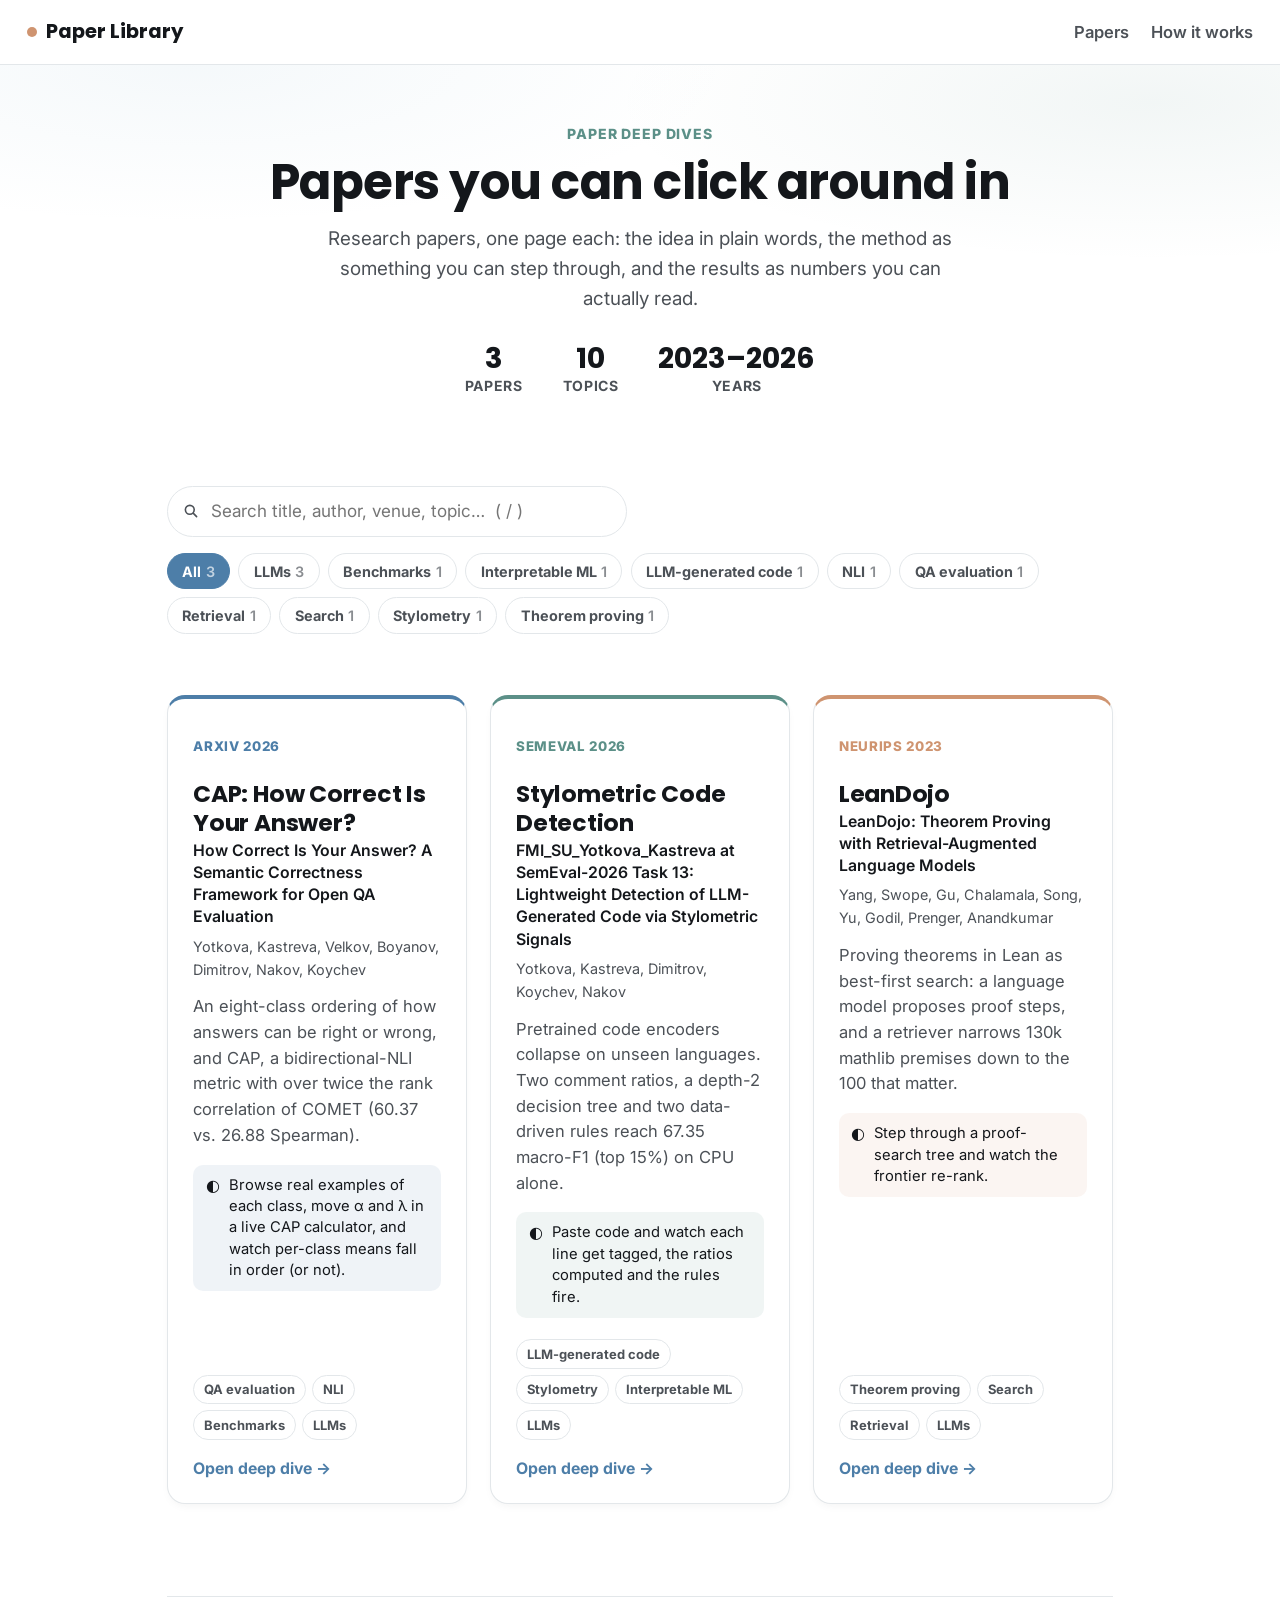
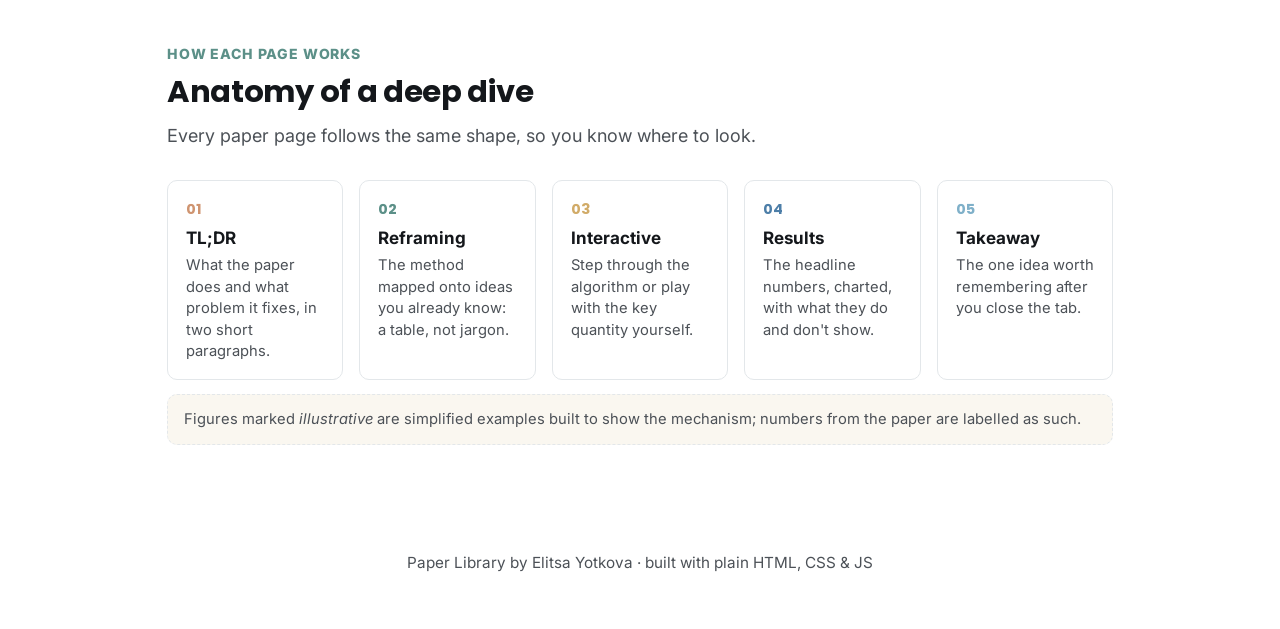
<file: index.html>
<!DOCTYPE html>
<html lang="en">
<head>
<meta charset="UTF-8">
<meta name="viewport" content="width=device-width, initial-scale=1.0">
<title>Paper Library — Elitsa Yotkova</title>
<meta name="description" content="Research papers, explained with interactive visualizations: step through the algorithm, poke at the numbers, see why it works.">
<link rel="preconnect" href="https://fonts.googleapis.com">
<link href="https://fonts.googleapis.com/css2?family=Poppins:wght@600;700;800&family=Inter:wght@400;500;600;700&display=swap" rel="stylesheet">
<link rel="stylesheet" href="style.css">
</head>
<body>

<header class="site-nav">
  <span class="brand"><span class="dot"></span> Paper Library</span>
  <nav>
    <a href="#papers">Papers</a>
    <a href="#how">How it works</a>
  </nav>
</header>

<section class="hero">
  <div class="wrap">
    <p class="eyebrow">Paper deep dives</p>
    <h1>Papers you can click around in</h1>
    <p class="lede">Research papers, one page each: the idea in plain words, the method as something you can step through, and the results as numbers you can actually read.</p>
    <div class="stats">
      <div><span class="n" id="stat-papers">–</span><span class="l">Papers</span></div>
      <div><span class="n" id="stat-topics">–</span><span class="l">Topics</span></div>
      <div><span class="n" id="stat-years">–</span><span class="l">Years</span></div>
    </div>
  </div>
</section>

<div class="wrap">

  <section class="block" id="papers" style="padding-top:1.4rem;">
    <div class="lib-controls">
      <label class="lib-search">
        <svg viewBox="0 0 20 20" fill="none" stroke="currentColor" stroke-width="2" stroke-linecap="round" aria-hidden="true"><circle cx="8.5" cy="8.5" r="5.5"/><path d="M13 13l4 4"/></svg>
        <input id="lib-search" type="search" placeholder="Search title, author, venue, topic…  ( / )" autocomplete="off" aria-label="Search papers">
      </label>
      <div class="topic-row" id="topic-row" role="group" aria-label="Filter by topic"></div>
      <p class="result-note" id="result-note" aria-live="polite"></p>
    </div>

    <div class="paper-grid" id="paper-grid"></div>
  </section>

  <section class="block" id="how">
    <p class="eyebrow">How each page works</p>
    <h2 class="section-title">Anatomy of a deep dive</h2>
    <p class="section-lede">Every paper page follows the same shape, so you know where to look.</p>
    <div class="anatomy">
      <div style="--c:var(--coral)"><b>TL;DR</b><span>What the paper does and what problem it fixes, in two short paragraphs.</span></div>
      <div style="--c:var(--teal)"><b>Reframing</b><span>The method mapped onto ideas you already know: a table, not jargon.</span></div>
      <div style="--c:var(--amber)"><b>Interactive</b><span>Step through the algorithm or play with the key quantity yourself.</span></div>
      <div style="--c:var(--indigo)"><b>Results</b><span>The headline numbers, charted, with what they do and don't show.</span></div>
      <div style="--c:var(--violet)"><b>Takeaway</b><span>The one idea worth remembering after you close the tab.</span></div>
    </div>
    <p class="caption-note">Figures marked <i>illustrative</i> are simplified examples built to show the mechanism; numbers from the paper are labelled as such.</p>
  </section>

</div>

<footer>Paper Library by Elitsa Yotkova · built with plain HTML, CSS &amp; JS</footer>

<script src="papers.js"></script>
<script src="library.js"></script>
</body>
</html>
</file>
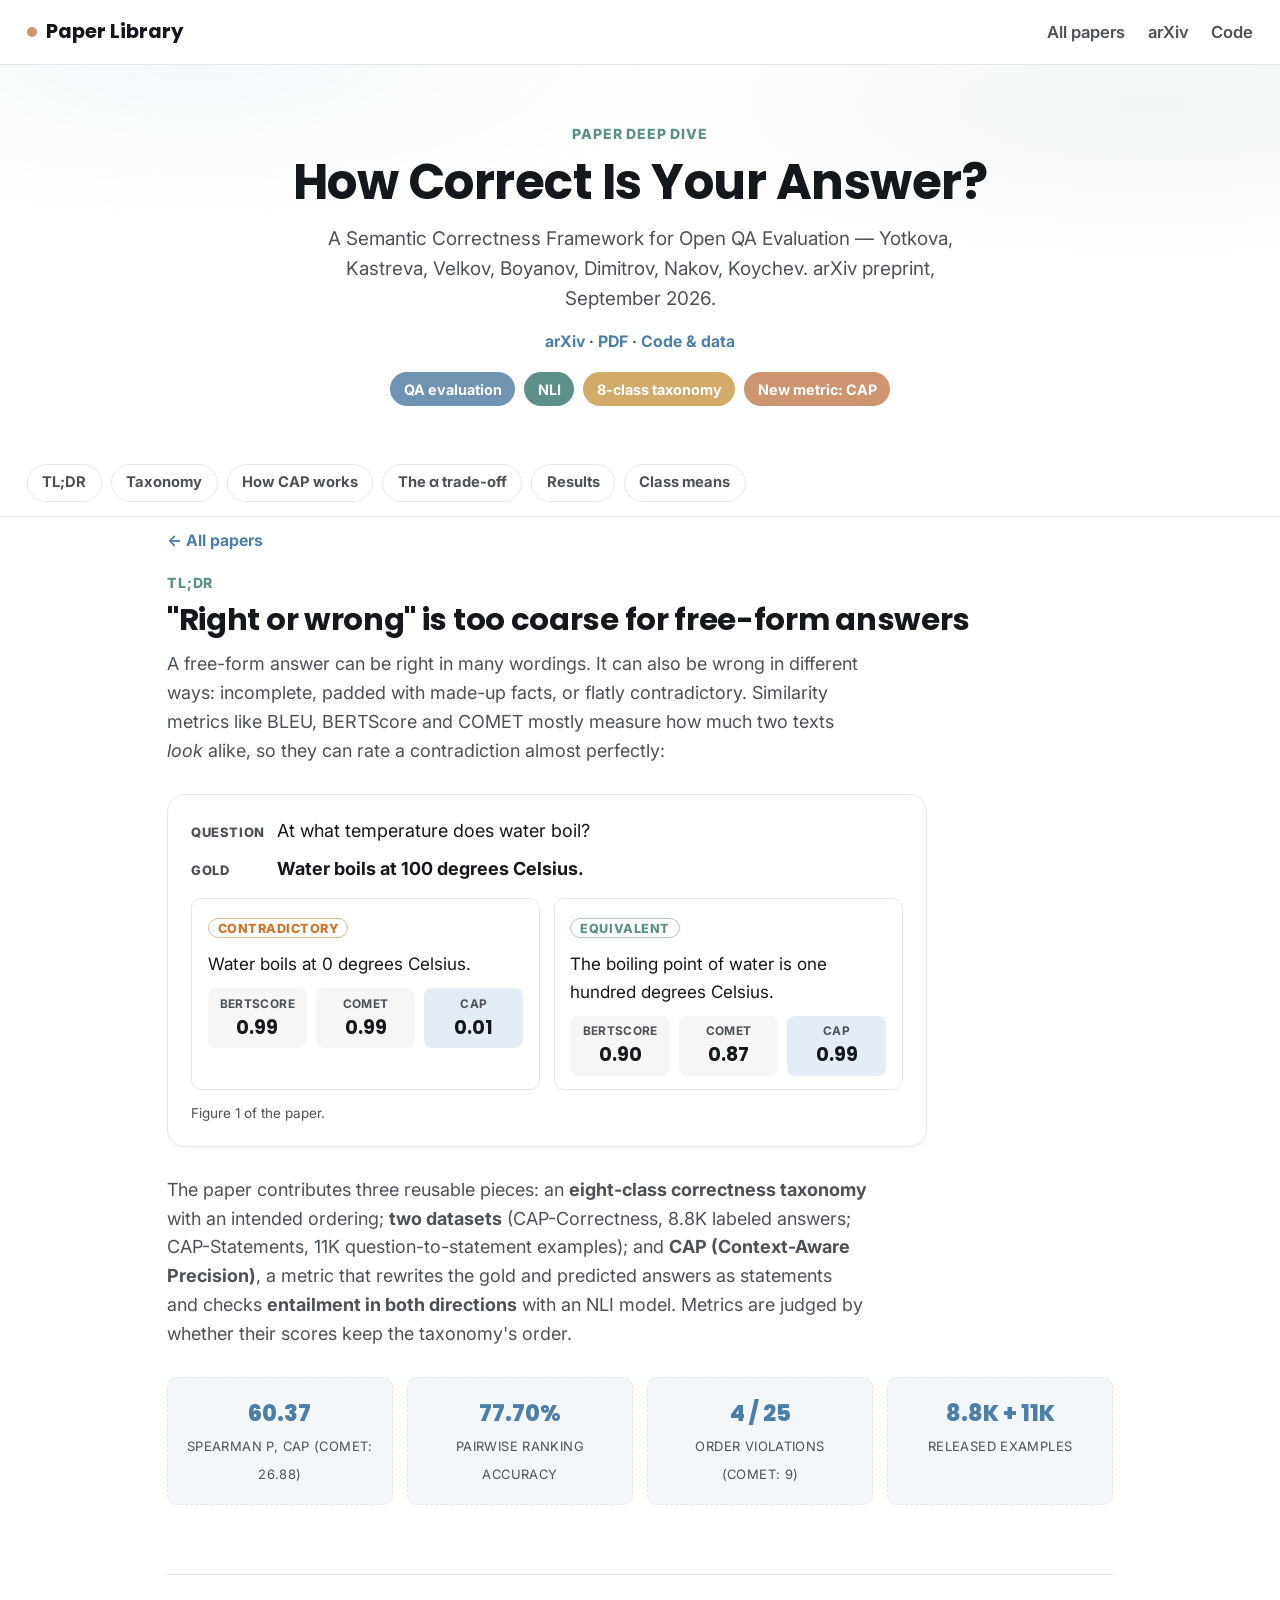
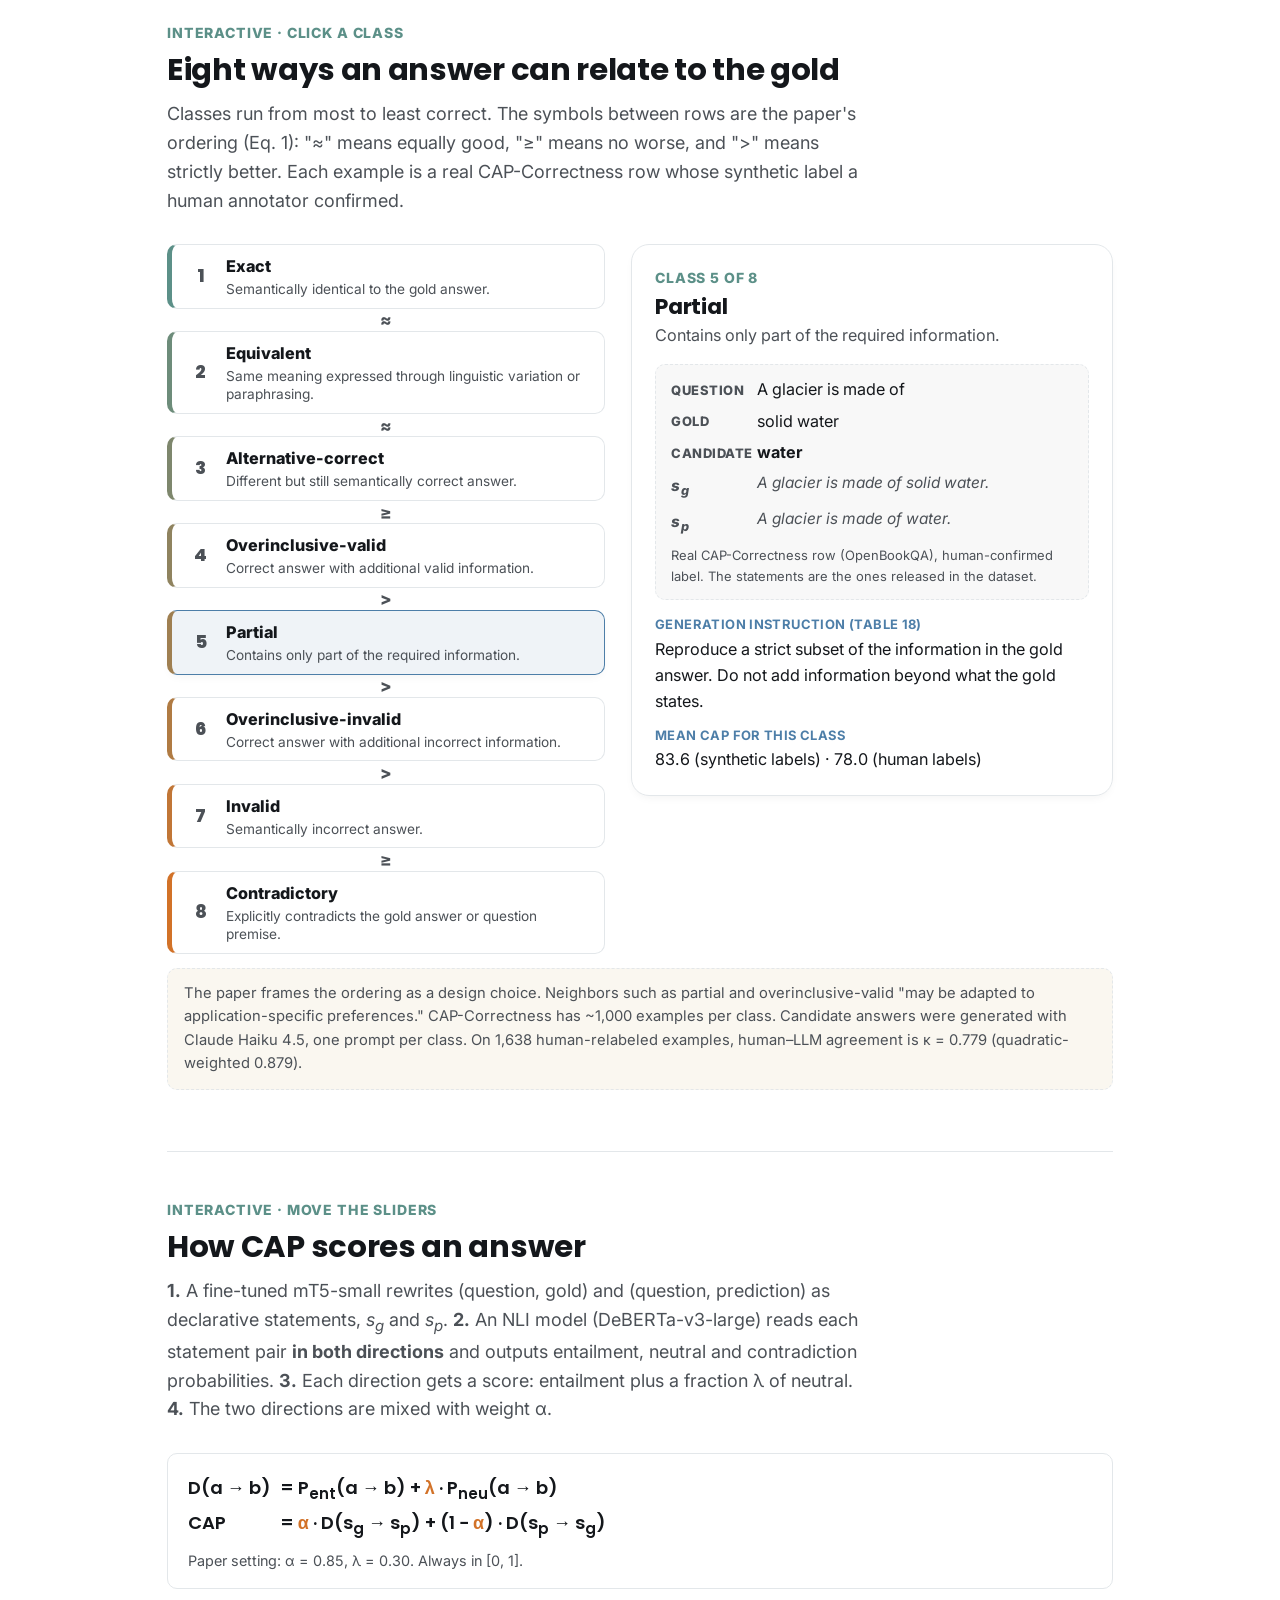
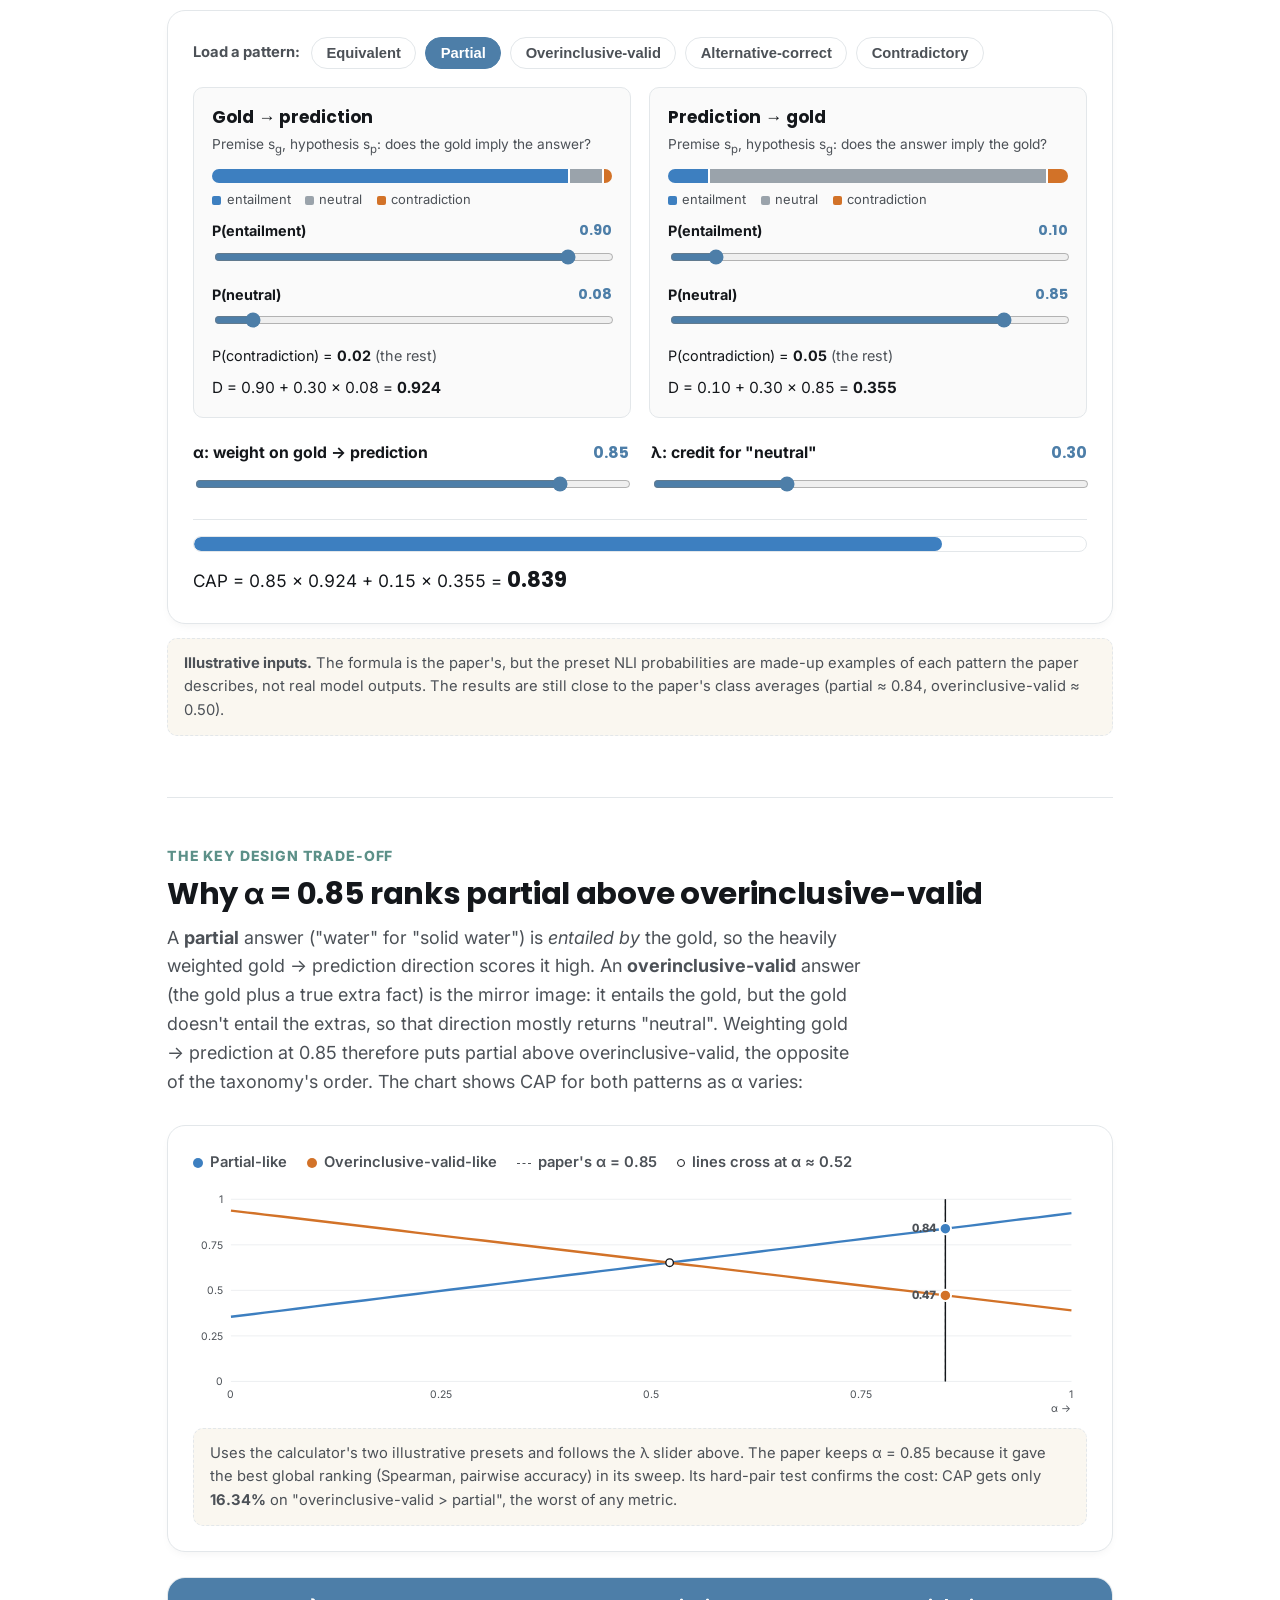
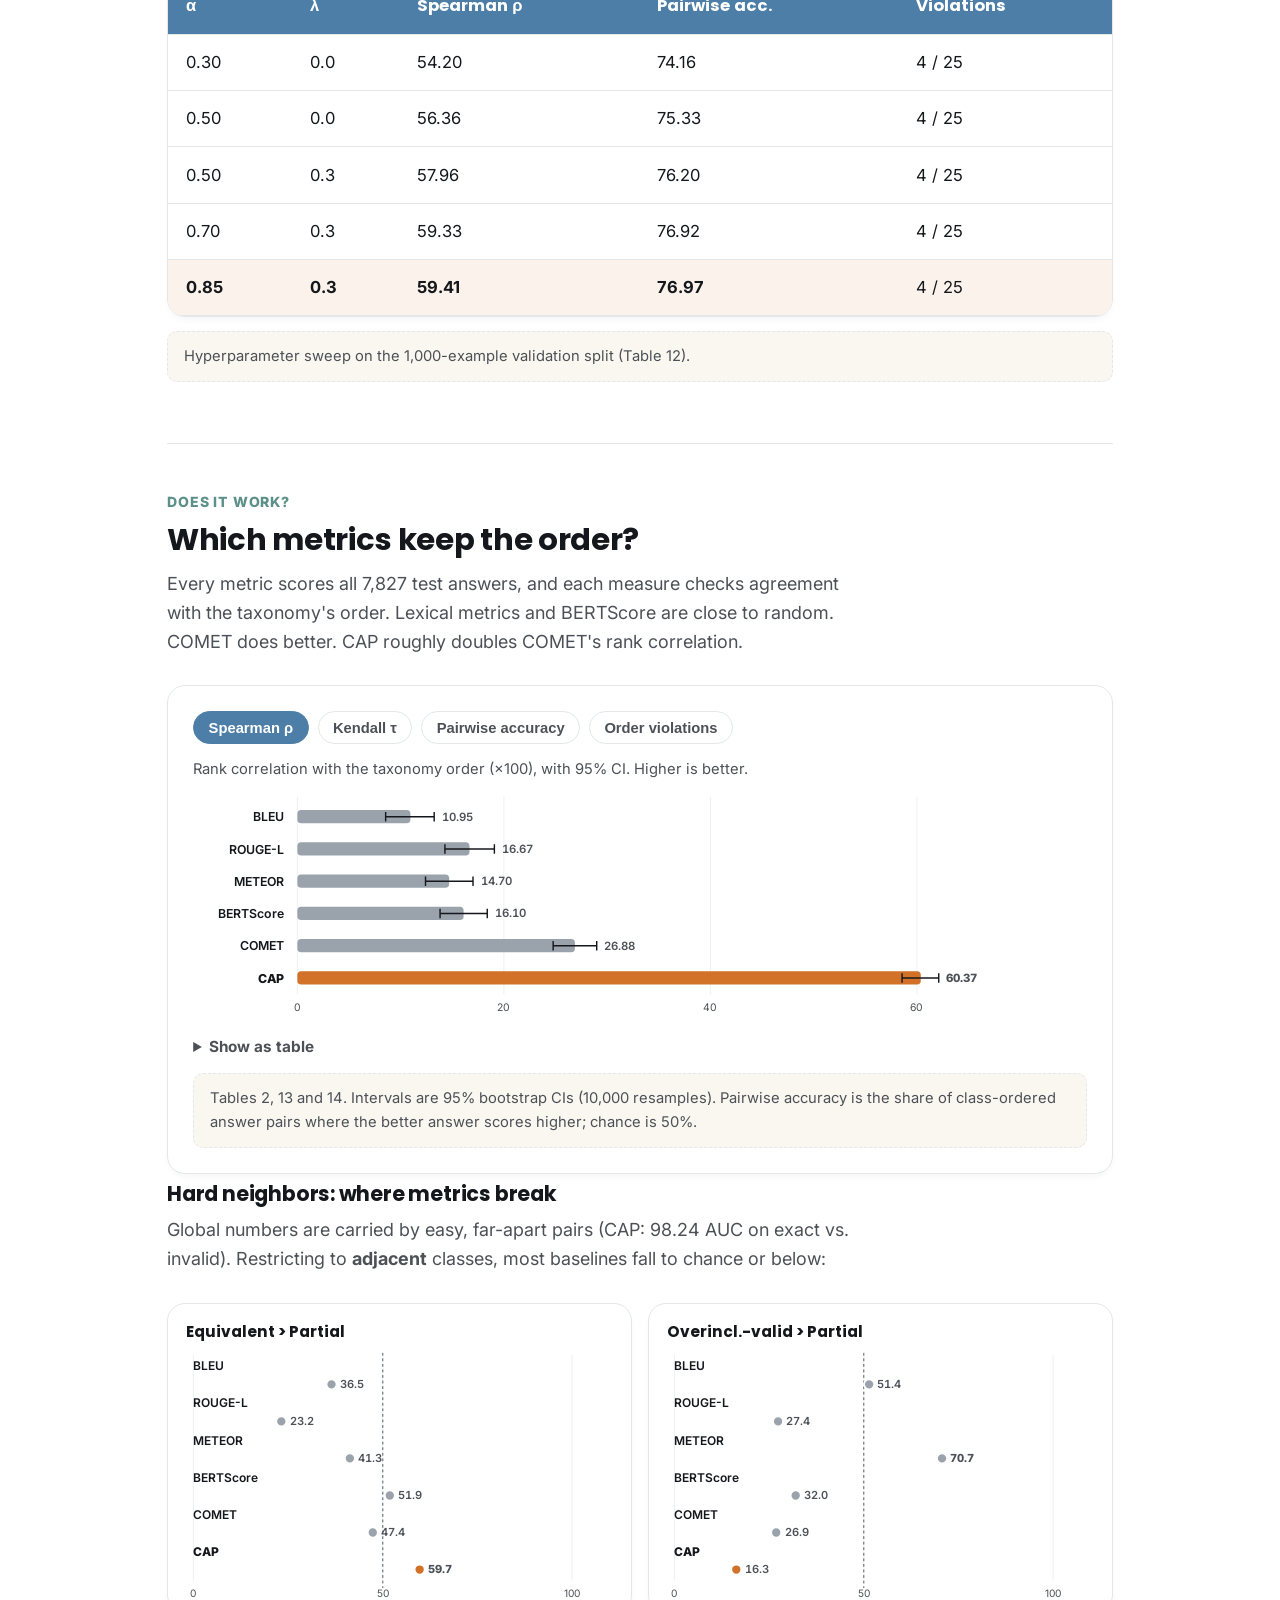
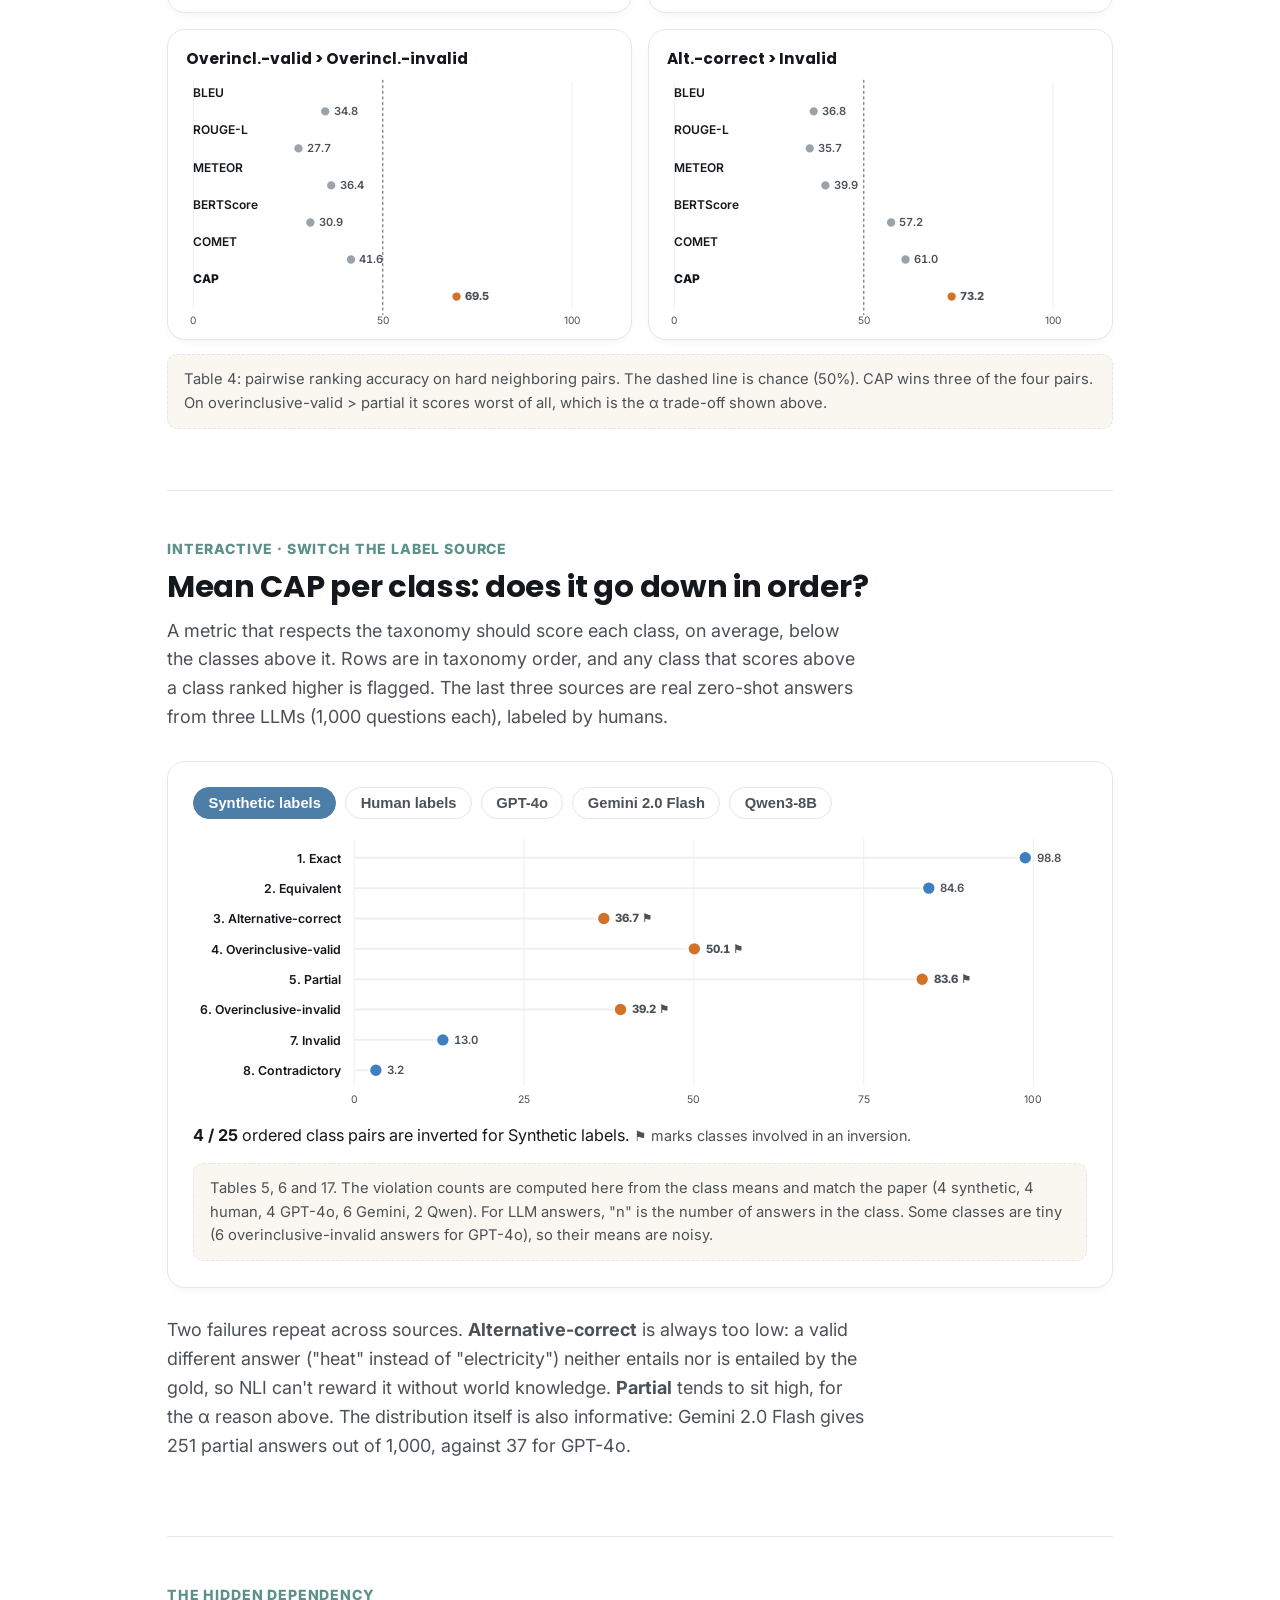
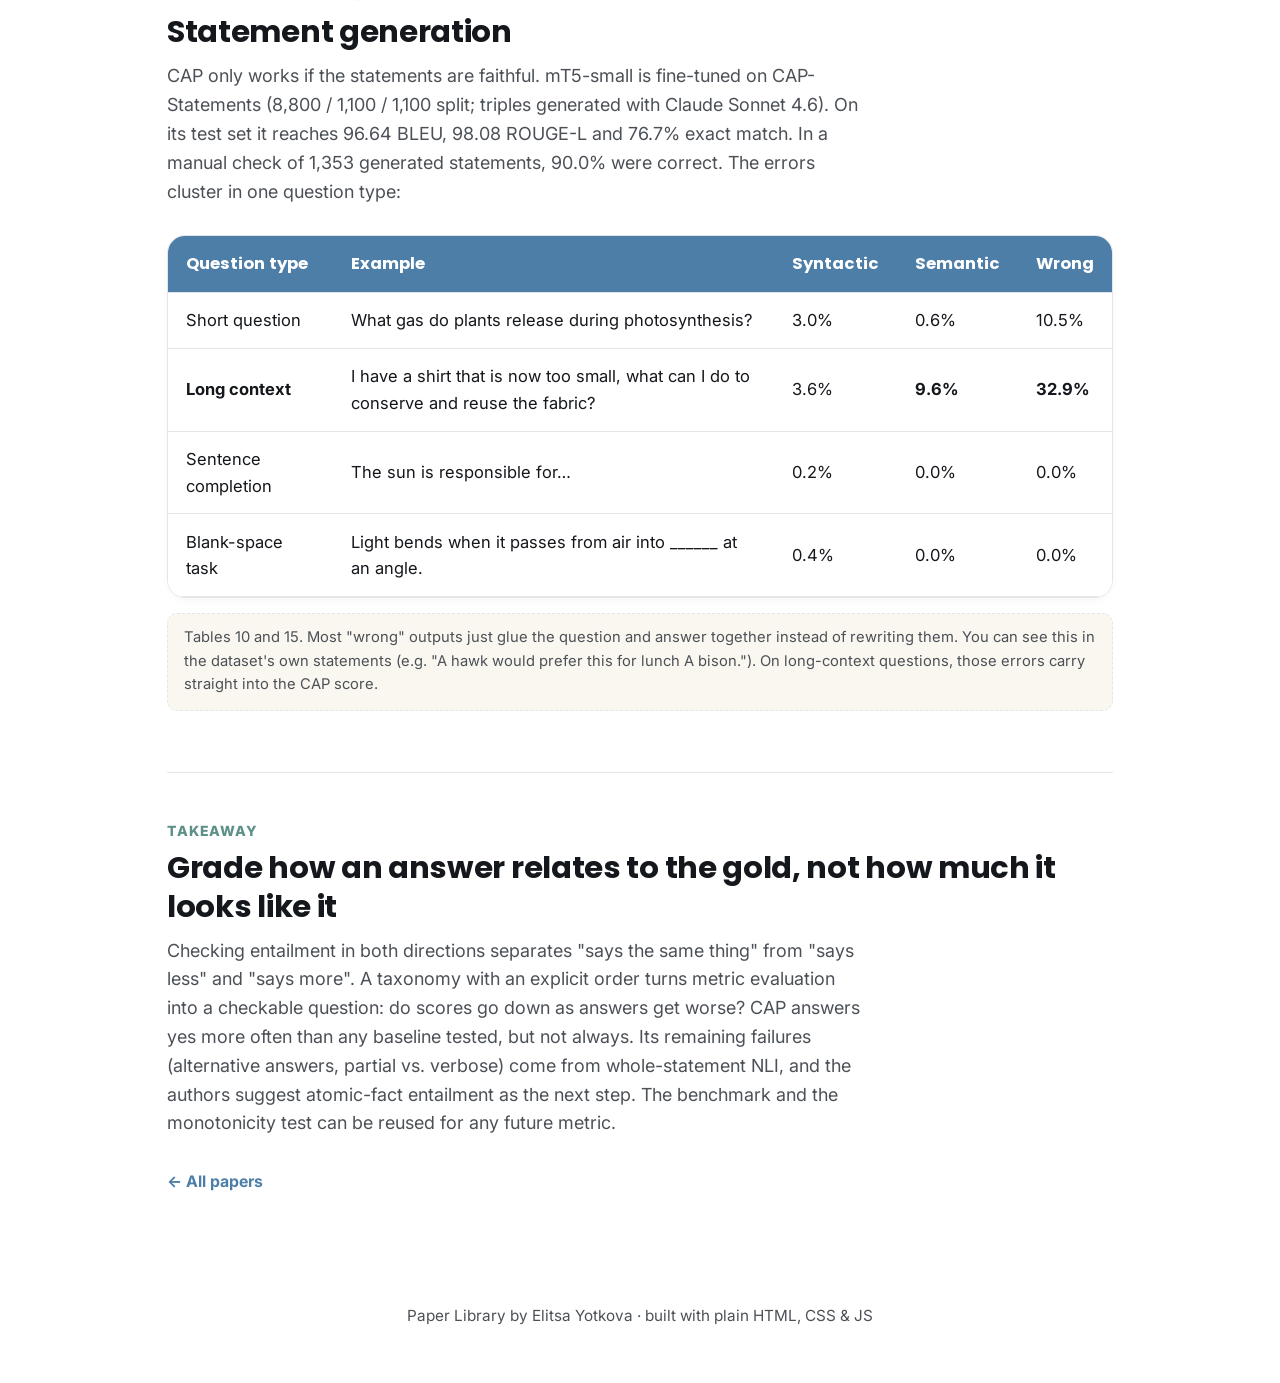
<file: papers/cap-qa-correctness.html>
<!DOCTYPE html>
<html lang="en">
<head>
<meta charset="UTF-8">
<meta name="viewport" content="width=device-width, initial-scale=1.0">
<title>CAP: Open QA Correctness — Paper Library</title>
<meta name="description" content="How Correct Is Your Answer? An eight-class correctness taxonomy for open QA and CAP, a bidirectional-NLI metric, explained with a taxonomy explorer, a live CAP calculator and the paper's results.">
<link rel="preconnect" href="https://fonts.googleapis.com">
<link href="https://fonts.googleapis.com/css2?family=Poppins:wght@600;700;800&family=Inter:wght@400;500;600;700&display=swap" rel="stylesheet">
<link rel="stylesheet" href="../style.css">
</head>
<body>

<header class="site-nav">
  <a class="brand" href="../index.html" style="text-decoration:none;"><span class="dot"></span> Paper Library</a>
  <nav>
    <a href="../index.html#papers">All papers</a>
    <a href="https://arxiv.org/abs/2609.01369">arXiv</a>
    <a href="https://github.com/ElitsaY/EMNLP-2026-How-Correct-Is-Your-Answer-">Code</a>
  </nav>
</header>

<section class="hero">
  <div class="wrap">
    <p class="eyebrow">Paper deep dive</p>
    <h1>How Correct Is Your Answer?</h1>
    <p class="lede">A Semantic Correctness Framework for Open QA Evaluation — Yotkova, Kastreva, Velkov, Boyanov, Dimitrov, Nakov, Koychev. arXiv preprint, September 2026.</p>
    <p class="paper-links"><a href="https://arxiv.org/abs/2609.01369">arXiv</a> · <a href="https://arxiv.org/pdf/2609.01369">PDF</a> · <a href="https://github.com/ElitsaY/EMNLP-2026-How-Correct-Is-Your-Answer-">Code &amp; data</a></p>
    <div class="badges">
      <span class="badge ids">QA evaluation</span>
      <span class="badge bfs">NLI</span>
      <span class="badge ucs">8-class taxonomy</span>
      <span class="badge dfs">New metric: CAP</span>
    </div>
  </div>
</section>

<nav class="toc" aria-label="On this page">
  <a href="#tldr">TL;DR</a>
  <a href="#taxonomy">Taxonomy</a>
  <a href="#cap">How CAP works</a>
  <a href="#asymmetry">The α trade-off</a>
  <a href="#results">Results</a>
  <a href="#ladder">Class means</a>
</nav>

<div class="wrap">

  <a class="back-link" href="../index.html#papers">← All papers</a>

  <!-- ===== TL;DR ===== -->
  <section class="block" id="tldr" style="padding-top:0;">
    <p class="eyebrow">TL;DR</p>
    <h2 class="section-title">"Right or wrong" is too coarse for free-form answers</h2>
    <p class="section-lede">
      A free-form answer can be right in many wordings. It can also be wrong in different ways: incomplete, padded with made-up facts, or flatly contradictory. Similarity metrics like BLEU, BERTScore and COMET mostly measure how much two texts <i>look</i> alike, so they can rate a contradiction almost perfectly:
    </p>

    <div class="cap-fig1">
      <p class="q"><span class="k">Question</span>At what temperature does water boil?</p>
      <p class="g"><span class="k">Gold</span>Water boils at 100 degrees Celsius.</p>
      <div class="cap-fig1-rows">
        <div class="ans bad">
          <span class="lab">contradictory</span>
          <p>Water boils at 0 degrees Celsius.</p>
          <dl><div><dt>BERTScore</dt><dd>0.99</dd></div><div><dt>COMET</dt><dd>0.99</dd></div><div class="cap"><dt>CAP</dt><dd>0.01</dd></div></dl>
        </div>
        <div class="ans good">
          <span class="lab">equivalent</span>
          <p>The boiling point of water is one hundred degrees Celsius.</p>
          <dl><div><dt>BERTScore</dt><dd>0.90</dd></div><div><dt>COMET</dt><dd>0.87</dd></div><div class="cap"><dt>CAP</dt><dd>0.99</dd></div></dl>
        </div>
      </div>
      <p class="src">Figure 1 of the paper.</p>
    </div>

    <p class="section-lede">
      The paper contributes three reusable pieces: an <b>eight-class correctness taxonomy</b> with an intended ordering; <b>two datasets</b> (CAP-Correctness, 8.8K labeled answers; CAP-Statements, 11K question-to-statement examples); and <b>CAP (Context-Aware Precision)</b>, a metric that rewrites the gold and predicted answers as statements and checks <b>entailment in both directions</b> with an NLI model. Metrics are judged by whether their scores keep the taxonomy's order.
    </p>

    <div class="stat-strip cd-stats">
      <div class="stat"><span class="n">60.37</span><span class="l">Spearman ρ, CAP (COMET: 26.88)</span></div>
      <div class="stat"><span class="n">77.70%</span><span class="l">Pairwise ranking accuracy</span></div>
      <div class="stat"><span class="n">4 / 25</span><span class="l">Order violations (COMET: 9)</span></div>
      <div class="stat"><span class="n">8.8K + 11K</span><span class="l">Released examples</span></div>
    </div>
  </section>

  <!-- ===== TAXONOMY ===== -->
  <section class="block" id="taxonomy">
    <p class="eyebrow">Interactive · click a class</p>
    <h2 class="section-title">Eight ways an answer can relate to the gold</h2>
    <p class="section-lede">Classes run from most to least correct. The symbols between rows are the paper's ordering (Eq. 1): "≈" means equally good, "≥" means no worse, and "&gt;" means strictly better. Each example is a real CAP-Correctness row whose synthetic label a human annotator confirmed.</p>

    <div class="cap-tax">
      <ol class="cap-ladder" id="cap-ladder" role="tablist" aria-label="Correctness classes"></ol>
      <div class="cap-tax-info" id="cap-tax-info" aria-live="polite"></div>
    </div>
    <p class="caption-note">The paper frames the ordering as a design choice. Neighbors such as partial and overinclusive-valid "may be adapted to application-specific preferences." CAP-Correctness has ~1,000 examples per class. Candidate answers were generated with Claude Haiku 4.5, one prompt per class. On 1,638 human-relabeled examples, human–LLM agreement is κ = 0.779 (quadratic-weighted 0.879).</p>
  </section>

  <!-- ===== HOW CAP WORKS ===== -->
  <section class="block" id="cap">
    <p class="eyebrow">Interactive · move the sliders</p>
    <h2 class="section-title">How CAP scores an answer</h2>
    <p class="section-lede">
      <b>1.</b> A fine-tuned mT5-small rewrites (question, gold) and (question, prediction) as declarative statements, <i>s<sub>g</sub></i> and <i>s<sub>p</sub></i>. <b>2.</b> An NLI model (DeBERTa-v3-large) reads each statement pair <b>in both directions</b> and outputs entailment, neutral and contradiction probabilities. <b>3.</b> Each direction gets a score: entailment plus a fraction λ of neutral. <b>4.</b> The two directions are mixed with weight α.
    </p>

    <div class="cap-formula" aria-label="CAP formula">
      <div><span class="lhs">D(a → b)</span> = P<sub>ent</sub>(a → b) + <b class="lam">λ</b> · P<sub>neu</sub>(a → b)</div>
      <div><span class="lhs">CAP</span> = <b class="alp">α</b> · D(s<sub>g</sub> → s<sub>p</sub>) + (1 − <b class="alp">α</b>) · D(s<sub>p</sub> → s<sub>g</sub>)</div>
      <p>Paper setting: α = 0.85, λ = 0.30. Always in [0, 1].</p>
    </div>

    <div class="playground">
      <div class="pg-controls">
        <span class="cap-ctl-label">Load a pattern:</span>
        <div class="toggle-row" id="calc-presets" style="margin:0;"></div>
      </div>

      <div class="cap-dirs">
        <div class="cap-dir" id="dir-gp"></div>
        <div class="cap-dir" id="dir-pg"></div>
      </div>

      <div class="sliders cap-hyper">
        <div class="slider-group">
          <label for="alpha">α: weight on gold → prediction <span class="val" id="alpha-val"></span></label>
          <input type="range" id="alpha" min="0" max="1" step="0.01" value="0.85">
        </div>
        <div class="slider-group">
          <label for="lambda">λ: credit for "neutral" <span class="val" id="lambda-val"></span></label>
          <input type="range" id="lambda" min="0" max="1" step="0.01" value="0.3">
        </div>
      </div>

      <div class="cap-result" id="cap-result" aria-live="polite"></div>
    </div>
    <p class="caption-note"><b>Illustrative inputs.</b> The formula is the paper's, but the preset NLI probabilities are made-up examples of each pattern the paper describes, not real model outputs. The results are still close to the paper's class averages (partial ≈ 0.84, overinclusive-valid ≈ 0.50).</p>
  </section>

  <!-- ===== ASYMMETRY ===== -->
  <section class="block" id="asymmetry">
    <p class="eyebrow">The key design trade-off</p>
    <h2 class="section-title">Why α = 0.85 ranks partial above overinclusive-valid</h2>
    <p class="section-lede">
      A <b>partial</b> answer ("water" for "solid water") is <i>entailed by</i> the gold, so the heavily weighted gold → prediction direction scores it high. An <b>overinclusive-valid</b> answer (the gold plus a true extra fact) is the mirror image: it entails the gold, but the gold doesn't entail the extras, so that direction mostly returns "neutral". Weighting gold → prediction at 0.85 therefore puts partial above overinclusive-valid, the opposite of the taxonomy's order. The chart shows CAP for both patterns as α varies:
    </p>
    <div class="sim-panel">
      <div class="viz-legend" aria-hidden="true">
        <span><i class="sw sw-val"></i>Partial-like</span>
        <span><i class="sw sw-test"></i>Overinclusive-valid-like</span>
        <span><i class="sw-dash"></i>paper's α = 0.85</span>
        <span><i class="sw-ring"></i><span id="alpha-cross"></span></span>
      </div>
      <svg id="alpha-chart" class="viz" role="img" aria-labelledby="alpha-title alpha-desc">
        <title id="alpha-title">CAP as a function of α for the two patterns</title>
        <desc id="alpha-desc">Two lines cross near α ≈ 0.5. Above the crossing, the partial pattern scores higher; at the paper's α = 0.85 partial scores about 0.84 and overinclusive-valid about 0.47.</desc>
      </svg>
      <p class="caption-note" style="margin-bottom:0;">Uses the calculator's two illustrative presets and follows the λ slider above. The paper keeps α = 0.85 because it gave the best global ranking (Spearman, pairwise accuracy) in its sweep. Its hard-pair test confirms the cost: CAP gets only <b>16.34%</b> on "overinclusive-valid &gt; partial", the worst of any metric.</p>
    </div>

    <div class="table-wrap" style="margin-top:1.4rem;">
      <table class="summary">
        <thead><tr><th>α</th><th>λ</th><th>Spearman ρ</th><th>Pairwise acc.</th><th>Violations</th></tr></thead>
        <tbody>
          <tr><td>0.30</td><td>0.0</td><td>54.20</td><td>74.16</td><td>4 / 25</td></tr>
          <tr><td>0.50</td><td>0.0</td><td>56.36</td><td>75.33</td><td>4 / 25</td></tr>
          <tr><td>0.50</td><td>0.3</td><td>57.96</td><td>76.20</td><td>4 / 25</td></tr>
          <tr><td>0.70</td><td>0.3</td><td>59.33</td><td>76.92</td><td>4 / 25</td></tr>
          <tr class="cap-best"><td><b>0.85</b></td><td><b>0.3</b></td><td><b>59.41</b></td><td><b>76.97</b></td><td>4 / 25</td></tr>
        </tbody>
      </table>
    </div>
    <p class="caption-note">Hyperparameter sweep on the 1,000-example validation split (Table 12).</p>
  </section>

  <!-- ===== RESULTS ===== -->
  <section class="block" id="results">
    <p class="eyebrow">Does it work?</p>
    <h2 class="section-title">Which metrics keep the order?</h2>
    <p class="section-lede">Every metric scores all 7,827 test answers, and each measure checks agreement with the taxonomy's order. Lexical metrics and BERTScore are close to random. COMET does better. CAP roughly doubles COMET's rank correlation.</p>

    <div class="sim-panel">
      <div class="toggle-row" id="res-measure" style="margin:0 0 0.8rem;"></div>
      <p class="cap-measure-note" id="res-note"></p>
      <svg id="res-chart" class="viz" role="img" aria-labelledby="res-title res-desc">
        <title id="res-title">Metric agreement with the taxonomy ordering</title>
        <desc id="res-desc">Spearman ρ: BLEU 10.95, ROUGE-L 16.67, METEOR 14.70, BERTScore 16.10, COMET 26.88, CAP 60.37. Pairwise accuracy: 51.57, 55.35, 53.71, 56.18, 61.10, 77.70. Violations out of 25: 14, 12, 12, 11, 9, 4.</desc>
      </svg>
      <details class="viz-table">
        <summary>Show as table</summary>
        <table class="summary">
          <thead><tr><th>Metric</th><th>Spearman ρ [95% CI]</th><th>Kendall τ [95% CI]</th><th>Pairwise acc.</th><th>Violations</th></tr></thead>
          <tbody id="res-table"></tbody>
        </table>
      </details>
      <p class="caption-note" style="margin-bottom:0;">Tables 2, 13 and 14. Intervals are 95% bootstrap CIs (10,000 resamples). Pairwise accuracy is the share of class-ordered answer pairs where the better answer scores higher; chance is 50%.</p>
    </div>

    <h3 class="cd-h3">Hard neighbors: where metrics break</h3>
    <p class="section-lede">Global numbers are carried by easy, far-apart pairs (CAP: 98.24 AUC on exact vs. invalid). Restricting to <b>adjacent</b> classes, most baselines fall to chance or below:</p>
    <div class="cap-pairs" id="pairs-grid"></div>
    <p class="caption-note">Table 4: pairwise ranking accuracy on hard neighboring pairs. The dashed line is chance (50%). CAP wins three of the four pairs. On overinclusive-valid &gt; partial it scores worst of all, which is the α trade-off shown above.</p>
  </section>

  <!-- ===== CLASS MEANS LADDER ===== -->
  <section class="block" id="ladder">
    <p class="eyebrow">Interactive · switch the label source</p>
    <h2 class="section-title">Mean CAP per class: does it go down in order?</h2>
    <p class="section-lede">A metric that respects the taxonomy should score each class, on average, below the classes above it. Rows are in taxonomy order, and any class that scores above a class ranked higher is flagged. The last three sources are real zero-shot answers from three LLMs (1,000 questions each), labeled by humans.</p>

    <div class="sim-panel">
      <div class="toggle-row" id="lad-source" style="margin:0 0 0.9rem;"></div>
      <svg id="lad-chart" class="viz" role="img" aria-labelledby="lad-title lad-desc">
        <title id="lad-title">Mean CAP score per correctness class</title>
        <desc id="lad-desc">Dot plot of mean CAP (0–100) for each of the eight classes, for the selected label source.</desc>
      </svg>
      <p class="cap-viol" id="lad-viol" aria-live="polite"></p>
      <p class="caption-note" style="margin-bottom:0;">Tables 5, 6 and 17. The violation counts are computed here from the class means and match the paper (4 synthetic, 4 human, 4 GPT-4o, 6 Gemini, 2 Qwen). For LLM answers, "n" is the number of answers in the class. Some classes are tiny (6 overinclusive-invalid answers for GPT-4o), so their means are noisy.</p>
    </div>

    <p class="section-lede" style="margin-top:1.6rem;">Two failures repeat across sources. <b>Alternative-correct</b> is always too low: a valid different answer ("heat" instead of "electricity") neither entails nor is entailed by the gold, so NLI can't reward it without world knowledge. <b>Partial</b> tends to sit high, for the α reason above. The distribution itself is also informative: Gemini 2.0 Flash gives 251 partial answers out of 1,000, against 37 for GPT-4o.</p>
  </section>

  <!-- ===== STATEMENTS ===== -->
  <section class="block" id="statements">
    <p class="eyebrow">The hidden dependency</p>
    <h2 class="section-title">Statement generation</h2>
    <p class="section-lede">CAP only works if the statements are faithful. mT5-small is fine-tuned on CAP-Statements (8,800 / 1,100 / 1,100 split; triples generated with Claude Sonnet 4.6). On its test set it reaches 96.64 BLEU, 98.08 ROUGE-L and 76.7% exact match. In a manual check of 1,353 generated statements, 90.0% were correct. The errors cluster in one question type:</p>
    <div class="table-wrap">
      <table class="summary">
        <thead><tr><th>Question type</th><th>Example</th><th>Syntactic</th><th>Semantic</th><th>Wrong</th></tr></thead>
        <tbody>
          <tr><td>Short question</td><td>What gas do plants release during photosynthesis?</td><td>3.0%</td><td>0.6%</td><td>10.5%</td></tr>
          <tr><td><b>Long context</b></td><td>I have a shirt that is now too small, what can I do to conserve and reuse the fabric?</td><td>3.6%</td><td><b>9.6%</b></td><td><b>32.9%</b></td></tr>
          <tr><td>Sentence completion</td><td>The sun is responsible for…</td><td>0.2%</td><td>0.0%</td><td>0.0%</td></tr>
          <tr><td>Blank-space task</td><td>Light bends when it passes from air into ______ at an angle.</td><td>0.4%</td><td>0.0%</td><td>0.0%</td></tr>
        </tbody>
      </table>
    </div>
    <p class="caption-note">Tables 10 and 15. Most "wrong" outputs just glue the question and answer together instead of rewriting them. You can see this in the dataset's own statements (e.g. "A hawk would prefer this for lunch A bison."). On long-context questions, those errors carry straight into the CAP score.</p>
  </section>

  <!-- ===== TAKEAWAY ===== -->
  <section class="block">
    <p class="eyebrow">Takeaway</p>
    <h2 class="section-title">Grade how an answer relates to the gold, not how much it looks like it</h2>
    <p class="section-lede">
      Checking entailment in both directions separates "says the same thing" from "says less" and "says more". A taxonomy with an explicit order turns metric evaluation into a checkable question: do scores go down as answers get worse? CAP answers yes more often than any baseline tested, but not always. Its remaining failures (alternative answers, partial vs. verbose) come from whole-statement NLI, and the authors suggest atomic-fact entailment as the next step. The benchmark and the monotonicity test can be reused for any future metric.
    </p>
    <a class="back-link" href="../index.html#papers">← All papers</a>
  </section>

</div>

<footer>Paper Library by Elitsa Yotkova · built with plain HTML, CSS &amp; JS</footer>

<script src="viz.js"></script>
<script src="cap-qa-correctness.js"></script>
</body>
</html>
</file>
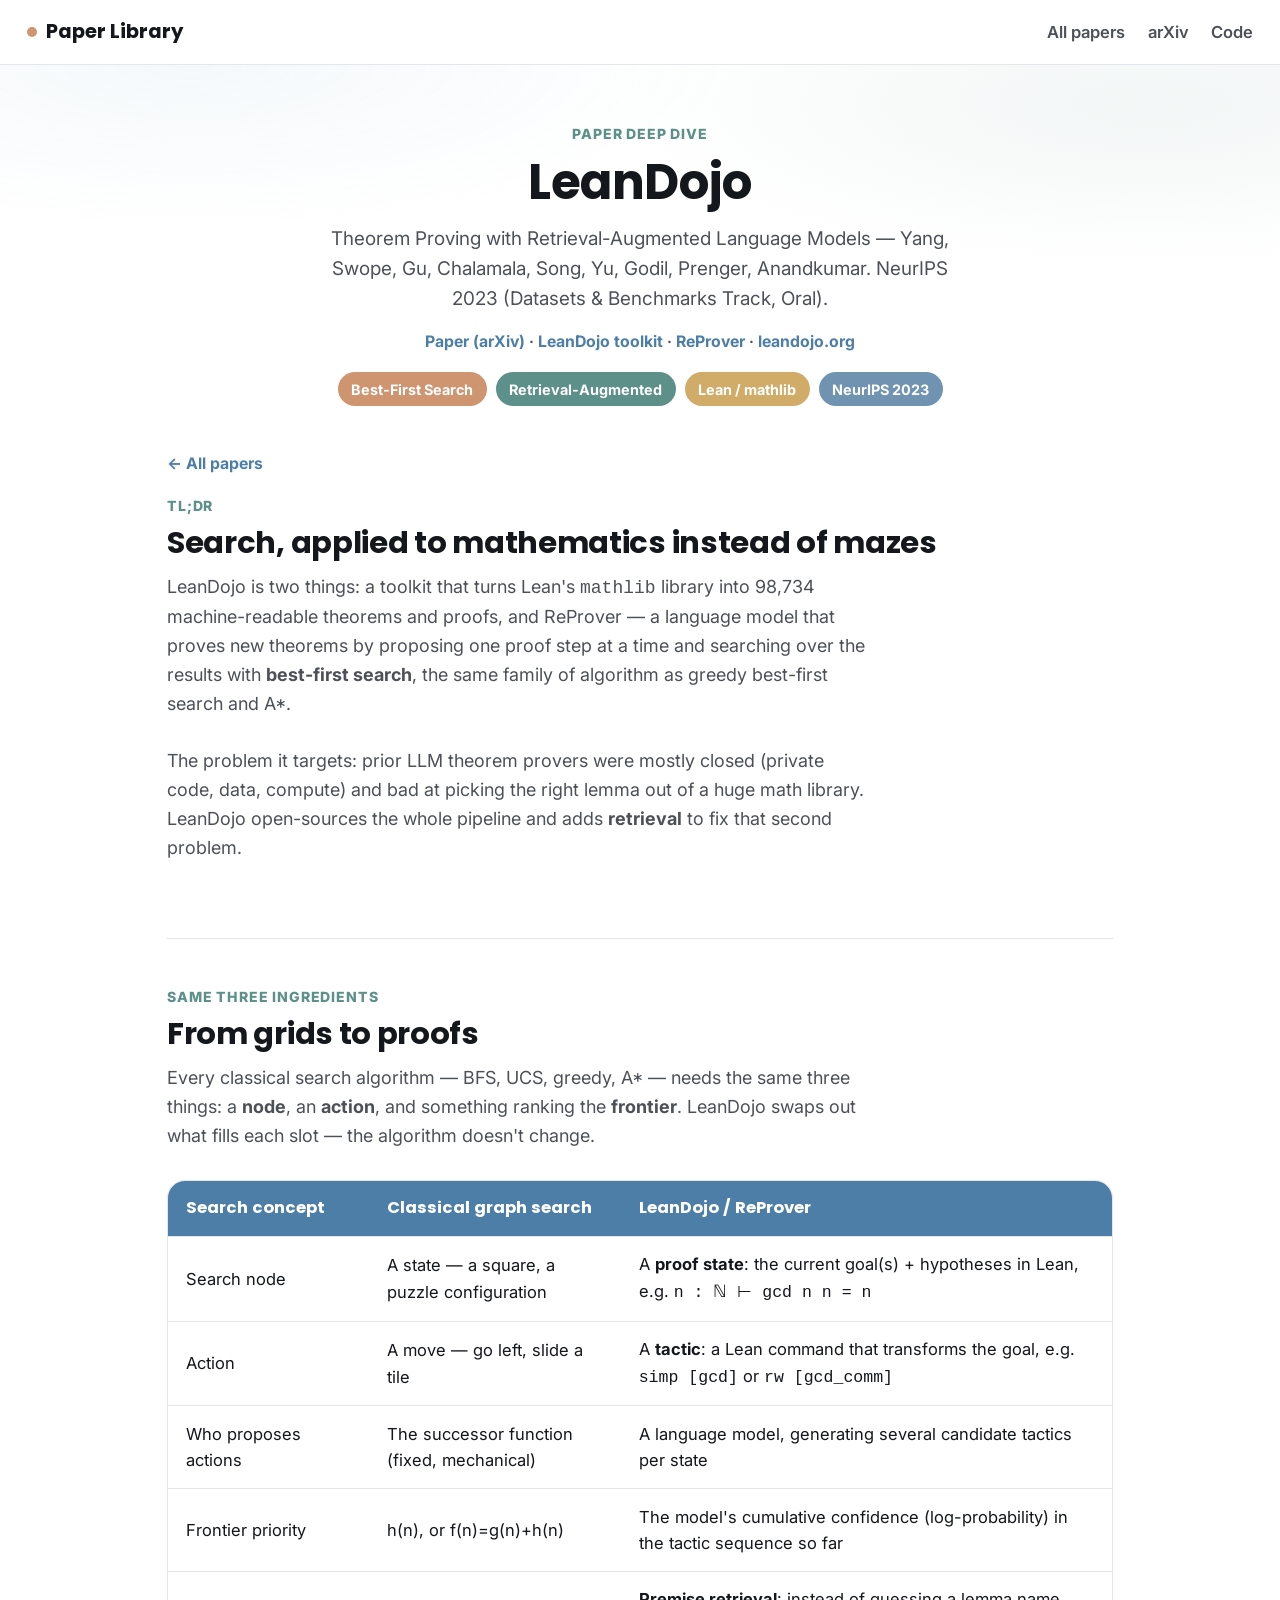
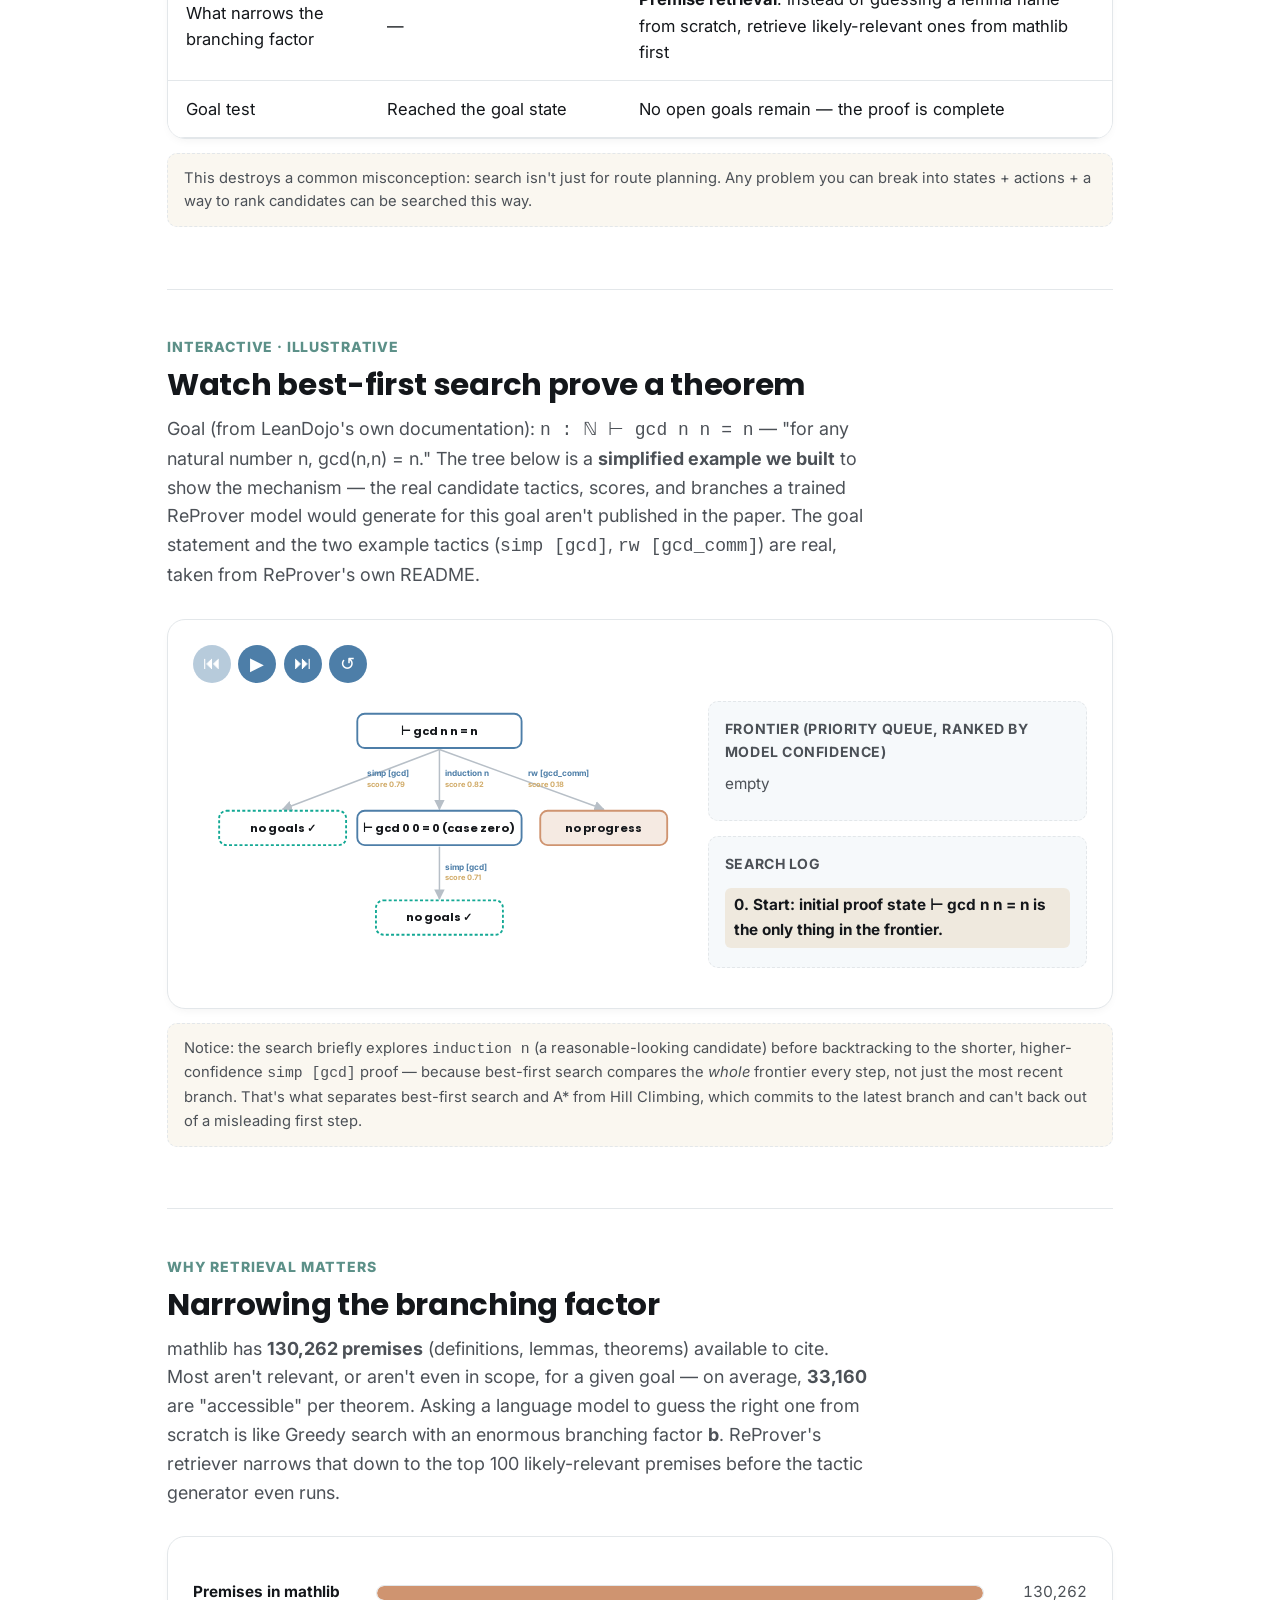
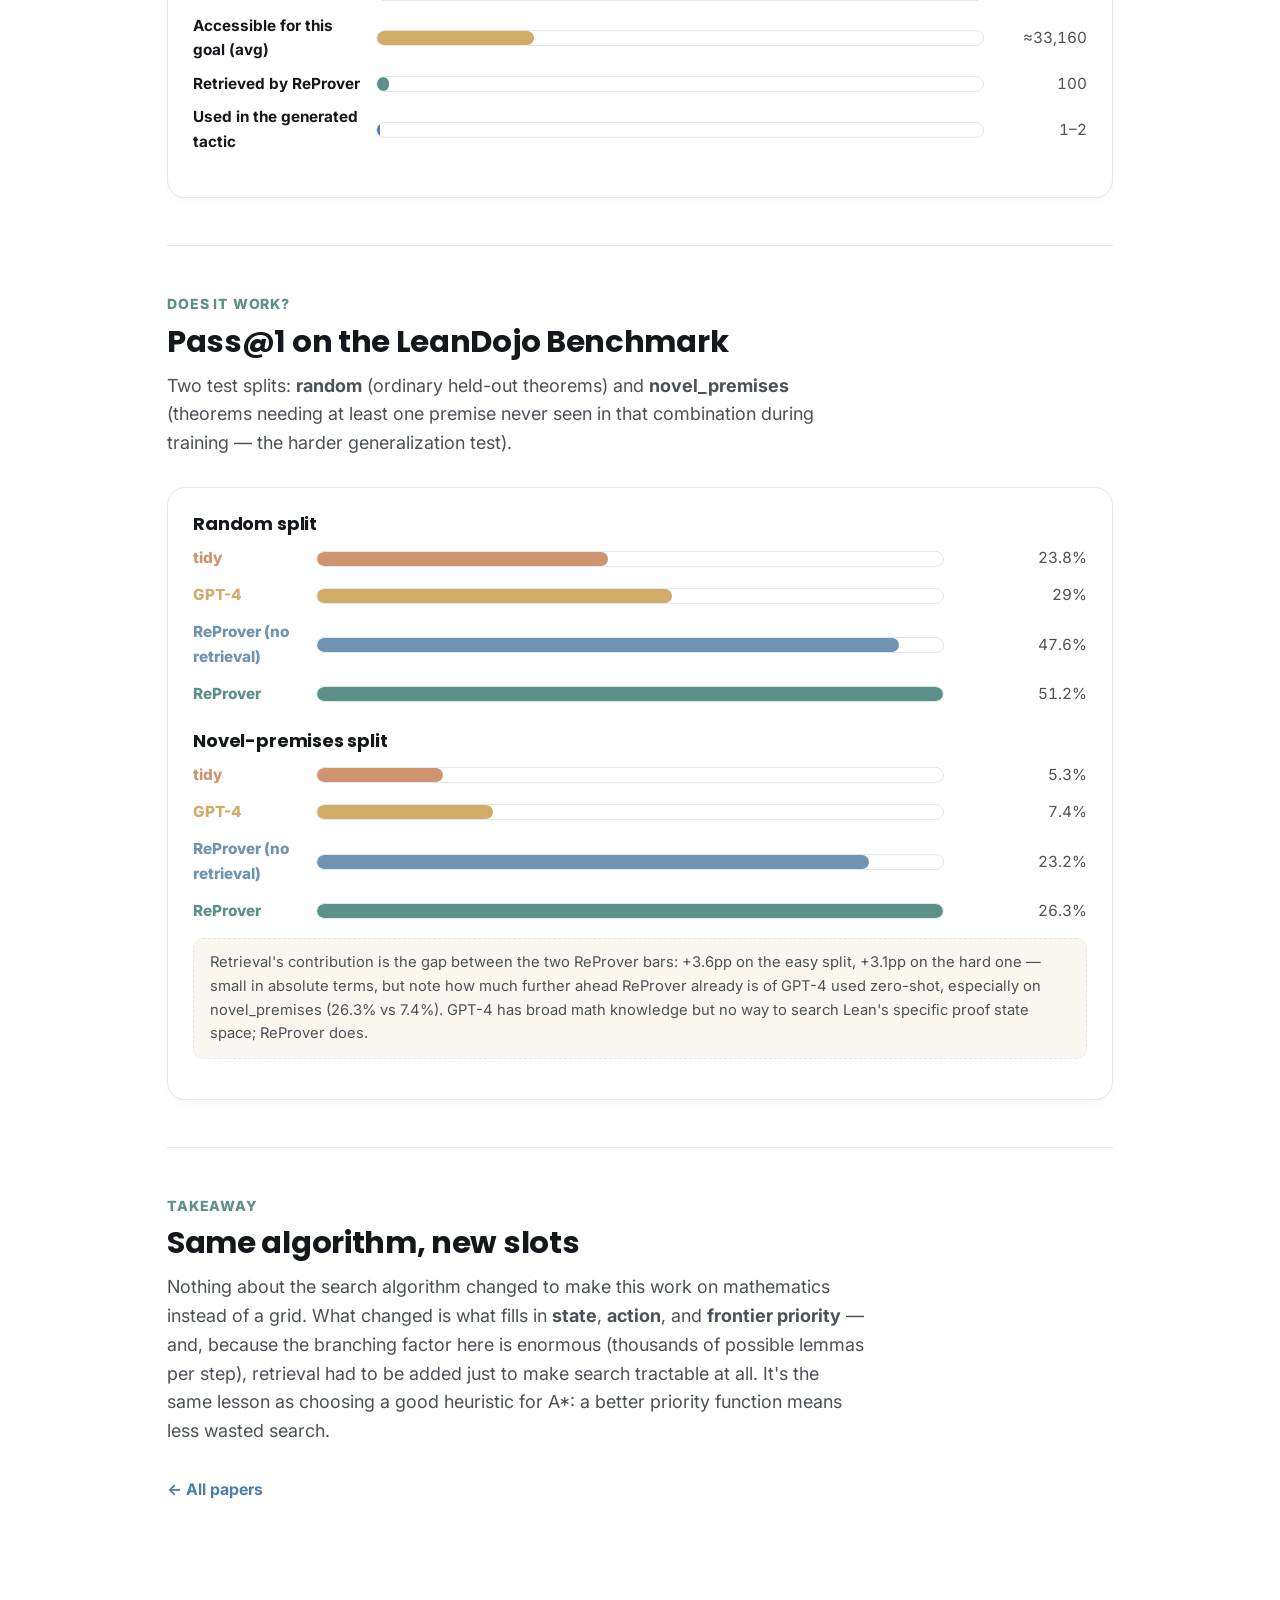
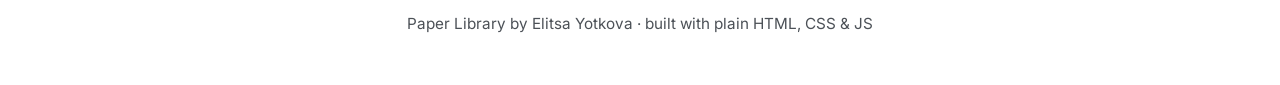
<file: papers/leandojo.html>
<!DOCTYPE html>
<html lang="en">
<head>
<meta charset="UTF-8">
<meta name="viewport" content="width=device-width, initial-scale=1.0">
<title>LeanDojo — Paper Library</title>
<meta name="description" content="LeanDojo: Theorem Proving with Retrieval-Augmented Language Models (NeurIPS 2023), explained through the lens of best-first search — with an interactive proof-search tree.">
<link rel="preconnect" href="https://fonts.googleapis.com">
<link href="https://fonts.googleapis.com/css2?family=Poppins:wght@600;700;800&family=Inter:wght@400;500;600;700&display=swap" rel="stylesheet">
<link rel="stylesheet" href="../style.css">
</head>
<body>

<header class="site-nav">
  <a class="brand" href="../index.html" style="text-decoration:none;"><span class="dot"></span> Paper Library</a>
  <nav>
    <a href="../index.html#papers">All papers</a>
    <a href="https://arxiv.org/abs/2306.15626">arXiv</a>
    <a href="https://github.com/lean-dojo/ReProver">Code</a>
  </nav>
</header>

<section class="hero">
  <div class="wrap">
    <p class="eyebrow">Paper deep dive</p>
    <h1>LeanDojo</h1>
    <p class="lede">Theorem Proving with Retrieval-Augmented Language Models — Yang, Swope, Gu, Chalamala, Song, Yu, Godil, Prenger, Anandkumar. NeurIPS 2023 (Datasets &amp; Benchmarks Track, Oral).</p>
    <p class="paper-links"><a href="https://arxiv.org/abs/2306.15626">Paper (arXiv)</a> · <a href="https://github.com/lean-dojo/LeanDojo">LeanDojo toolkit</a> · <a href="https://github.com/lean-dojo/ReProver">ReProver</a> · <a href="https://leandojo.org">leandojo.org</a></p>
    <div class="badges">
      <span class="badge dfs">Best-First Search</span>
      <span class="badge bfs">Retrieval-Augmented</span>
      <span class="badge ucs">Lean / mathlib</span>
      <span class="badge ids">NeurIPS 2023</span>
    </div>
  </div>
</section>

<div class="wrap">

  <a class="back-link" href="../index.html#papers">← All papers</a>

  <!-- ===== TL;DR ===== -->
  <section class="block" style="padding-top:0;">
    <p class="eyebrow">TL;DR</p>
    <h2 class="section-title">Search, applied to mathematics instead of mazes</h2>
    <p class="section-lede">
      LeanDojo is two things: a toolkit that turns Lean's <code>mathlib</code> library into 98,734 machine-readable theorems and proofs, and ReProver — a language model that proves new theorems by proposing one proof step at a time and searching over the results with <b>best-first search</b>, the same family of algorithm as greedy best-first search and A*.
    </p>
    <p class="section-lede">
      The problem it targets: prior LLM theorem provers were mostly closed (private code, data, compute) and bad at picking the right lemma out of a huge math library. LeanDojo open-sources the whole pipeline and adds <b>retrieval</b> to fix that second problem.
    </p>
  </section>

  <!-- ===== REFRAMING ===== -->
  <section class="block">
    <p class="eyebrow">Same three ingredients</p>
    <h2 class="section-title">From grids to proofs</h2>
    <p class="section-lede">Every classical search algorithm — BFS, UCS, greedy, A* — needs the same three things: a <b>node</b>, an <b>action</b>, and something ranking the <b>frontier</b>. LeanDojo swaps out what fills each slot — the algorithm doesn't change.</p>

    <div class="table-wrap">
      <table class="summary">
        <thead><tr><th>Search concept</th><th>Classical graph search</th><th>LeanDojo / ReProver</th></tr></thead>
        <tbody>
          <tr><td>Search node</td><td>A state — a square, a puzzle configuration</td><td>A <b>proof state</b>: the current goal(s) + hypotheses in Lean, e.g. <code>n : ℕ ⊢ gcd n n = n</code></td></tr>
          <tr><td>Action</td><td>A move — go left, slide a tile</td><td>A <b>tactic</b>: a Lean command that transforms the goal, e.g. <code>simp [gcd]</code> or <code>rw [gcd_comm]</code></td></tr>
          <tr><td>Who proposes actions</td><td>The successor function (fixed, mechanical)</td><td>A language model, generating several candidate tactics per state</td></tr>
          <tr><td>Frontier priority</td><td>h(n), or f(n)=g(n)+h(n)</td><td>The model's cumulative confidence (log-probability) in the tactic sequence so far</td></tr>
          <tr><td>What narrows the branching factor</td><td>—</td><td><b>Premise retrieval</b>: instead of guessing a lemma name from scratch, retrieve likely-relevant ones from mathlib first</td></tr>
          <tr><td>Goal test</td><td>Reached the goal state</td><td>No open goals remain — the proof is complete</td></tr>
        </tbody>
      </table>
    </div>
    <p class="caption-note">This destroys a common misconception: search isn't just for route planning. Any problem you can break into states + actions + a way to rank candidates can be searched this way.</p>
  </section>

  <!-- ===== PROOF SEARCH TREE ===== -->
  <section class="block" id="tree-demo">
    <p class="eyebrow">Interactive · illustrative</p>
    <h2 class="section-title">Watch best-first search prove a theorem</h2>
    <p class="section-lede">
      Goal (from LeanDojo's own documentation): <code>n : ℕ ⊢ gcd n n = n</code> — "for any natural number n, gcd(n,n) = n."
      The tree below is a <b>simplified example we built</b> to show the mechanism — the real candidate tactics, scores, and branches a trained ReProver model would generate for this goal aren't published in the paper. The goal statement and the two example tactics (<code>simp [gcd]</code>, <code>rw [gcd_comm]</code>) are real, taken from ReProver's own README.
    </p>

    <div class="playground">
      <div class="pg-controls">
        <div class="play-btns" style="margin-left:0;">
          <button class="icon-btn" id="ld-prev" title="Step back">⏮</button>
          <button class="icon-btn" id="ld-play" title="Play / pause">▶</button>
          <button class="icon-btn" id="ld-next" title="Step forward">⏭</button>
          <button class="icon-btn" id="ld-reset" title="Reset">↺</button>
        </div>
      </div>

      <div class="pg-grid">
        <svg id="proof-tree" viewBox="0 0 660 340" xmlns="http://www.w3.org/2000/svg"></svg>
        <div>
          <div class="frontier-box">
            <h5>Frontier (priority queue, ranked by model confidence)</h5>
            <div class="chip-row" id="ld-frontier-chips"></div>
          </div>
          <div class="frontier-box">
            <h5>Search log</h5>
            <div class="log-box" id="ld-log"></div>
          </div>
        </div>
      </div>
    </div>
    <p class="caption-note">Notice: the search briefly explores <code>induction n</code> (a reasonable-looking candidate) before backtracking to the shorter, higher-confidence <code>simp [gcd]</code> proof — because best-first search compares the <i>whole</i> frontier every step, not just the most recent branch. That's what separates best-first search and A* from Hill Climbing, which commits to the latest branch and can't back out of a misleading first step.</p>
  </section>

  <!-- ===== RETRIEVAL ===== -->
  <section class="block" id="retrieval">
    <p class="eyebrow">Why retrieval matters</p>
    <h2 class="section-title">Narrowing the branching factor</h2>
    <p class="section-lede">
      mathlib has <b>130,262 premises</b> (definitions, lemmas, theorems) available to cite. Most aren't relevant, or aren't even in scope, for a given goal — on average, <b>33,160</b> are "accessible" per theorem. Asking a language model to guess the right one from scratch is like Greedy search with an enormous branching factor <b>b</b>. ReProver's retriever narrows that down to the top 100 likely-relevant premises before the tactic generator even runs.
    </p>
    <div class="sim-panel">
      <div class="funnel">
        <div class="funnel-row"><span class="label">Premises in mathlib</span><div class="bar-track"><div class="bar-fill" style="background:var(--coral); width:100%"></div></div><span class="num">130,262</span></div>
        <div class="funnel-row"><span class="label">Accessible for this goal (avg)</span><div class="bar-track"><div class="bar-fill" style="background:var(--amber); width:26%"></div></div><span class="num">≈33,160</span></div>
        <div class="funnel-row"><span class="label">Retrieved by ReProver</span><div class="bar-track"><div class="bar-fill" style="background:var(--bfs); width:2%"></div></div><span class="num">100</span></div>
        <div class="funnel-row"><span class="label">Used in the generated tactic</span><div class="bar-track"><div class="bar-fill" style="background:var(--indigo); width:0.5%"></div></div><span class="num">1–2</span></div>
      </div>
    </div>
  </section>

  <!-- ===== RESULTS ===== -->
  <section class="block" id="results">
    <p class="eyebrow">Does it work?</p>
    <h2 class="section-title">Pass@1 on the LeanDojo Benchmark</h2>
    <p class="section-lede">Two test splits: <b>random</b> (ordinary held-out theorems) and <b>novel_premises</b> (theorems needing at least one premise never seen in that combination during training — the harder generalization test).</p>

    <div class="sim-panel">
      <h4 style="margin:0 0 0.6rem;">Random split</h4>
      <div class="bars" id="bars-random"></div>
      <h4 style="margin:1.3rem 0 0.6rem;">Novel-premises split</h4>
      <div class="bars" id="bars-novel"></div>
      <p class="caption-note">Retrieval's contribution is the gap between the two ReProver bars: +3.6pp on the easy split, +3.1pp on the hard one — small in absolute terms, but note how much further ahead ReProver already is of GPT-4 used zero-shot, especially on novel_premises (26.3% vs 7.4%). GPT-4 has broad math knowledge but no way to search Lean's specific proof state space; ReProver does.</p>
    </div>
  </section>

  <!-- ===== WRAP UP ===== -->
  <section class="block">
    <p class="eyebrow">Takeaway</p>
    <h2 class="section-title">Same algorithm, new slots</h2>
    <p class="section-lede">
      Nothing about the search algorithm changed to make this work on mathematics instead of a grid. What changed is what fills in <b>state</b>, <b>action</b>, and <b>frontier priority</b> — and, because the branching factor here is enormous (thousands of possible lemmas per step), retrieval had to be added just to make search tractable at all. It's the same lesson as choosing a good heuristic for A*: a better priority function means less wasted search.
    </p>
    <a class="back-link" href="../index.html#papers">← All papers</a>
  </section>

</div>

<footer>Paper Library by Elitsa Yotkova · built with plain HTML, CSS &amp; JS</footer>

<script src="leandojo.js"></script>
</body>
</html>
</file>
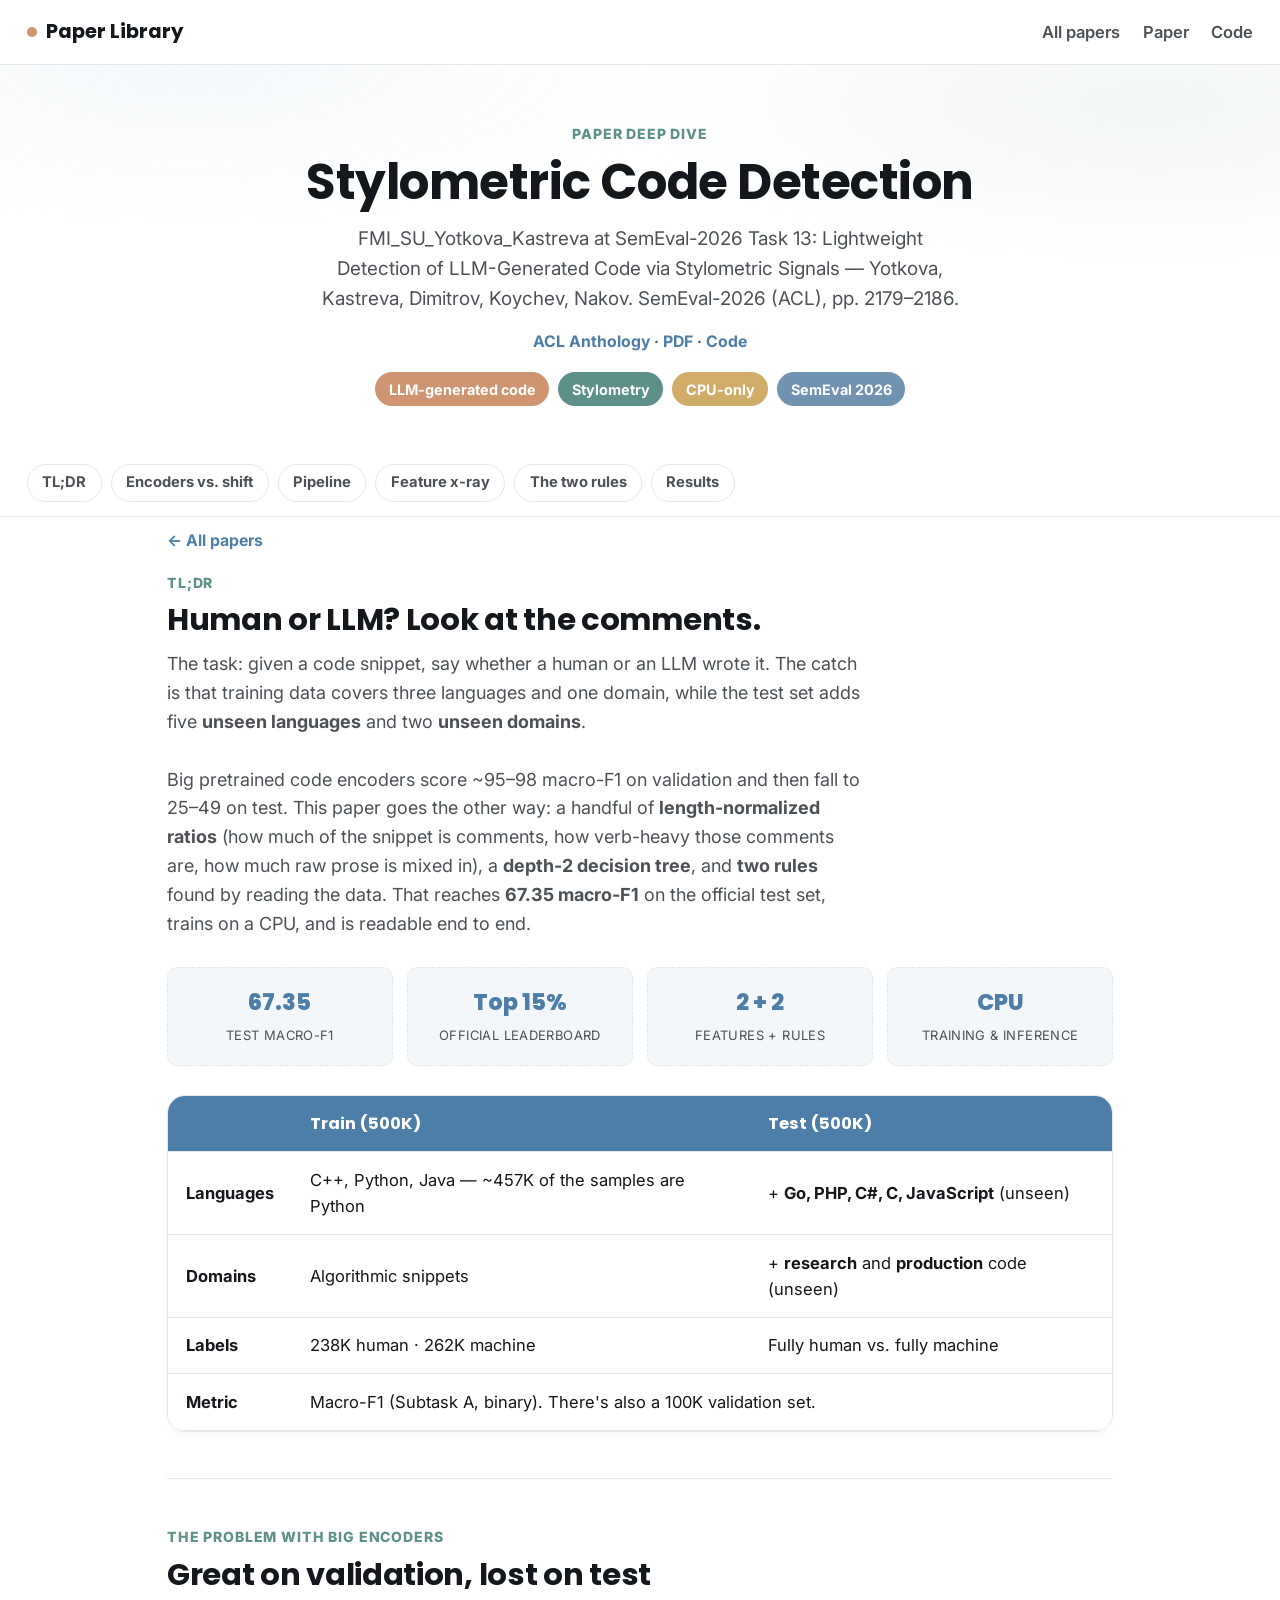
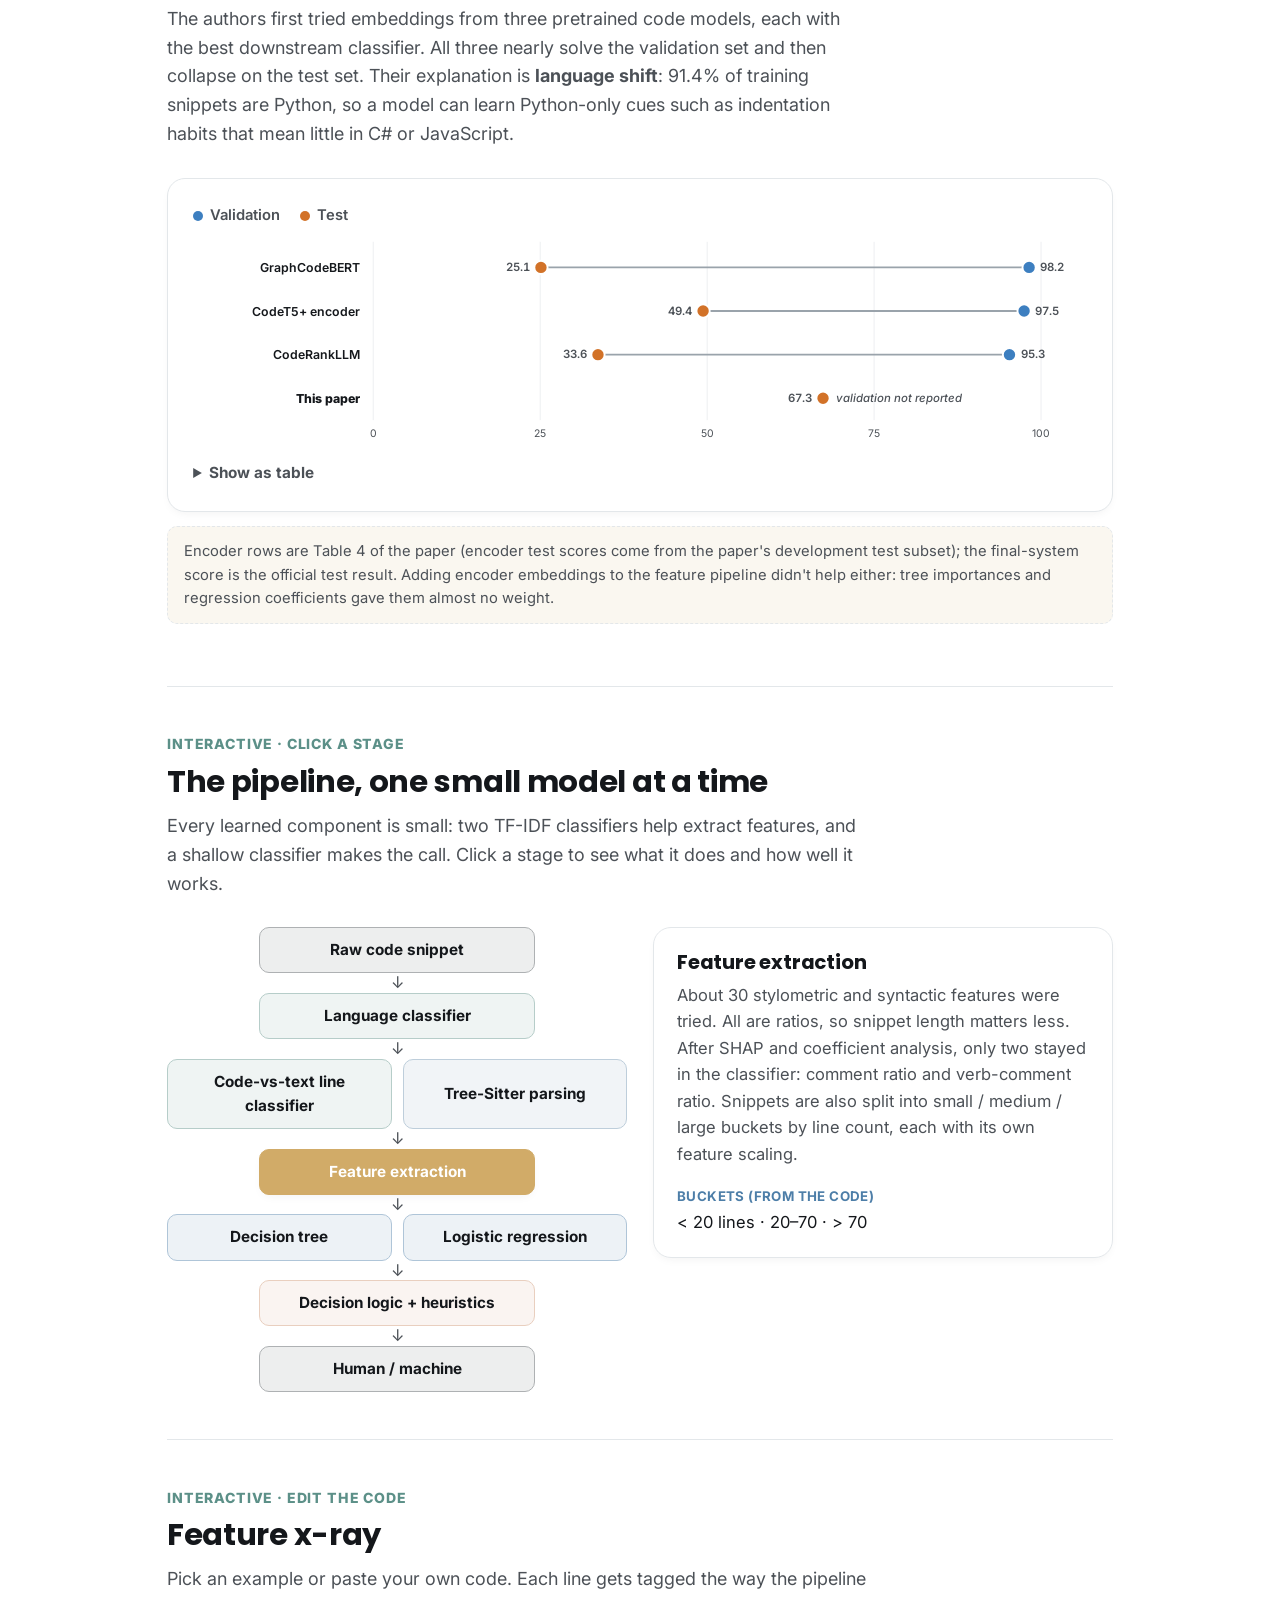
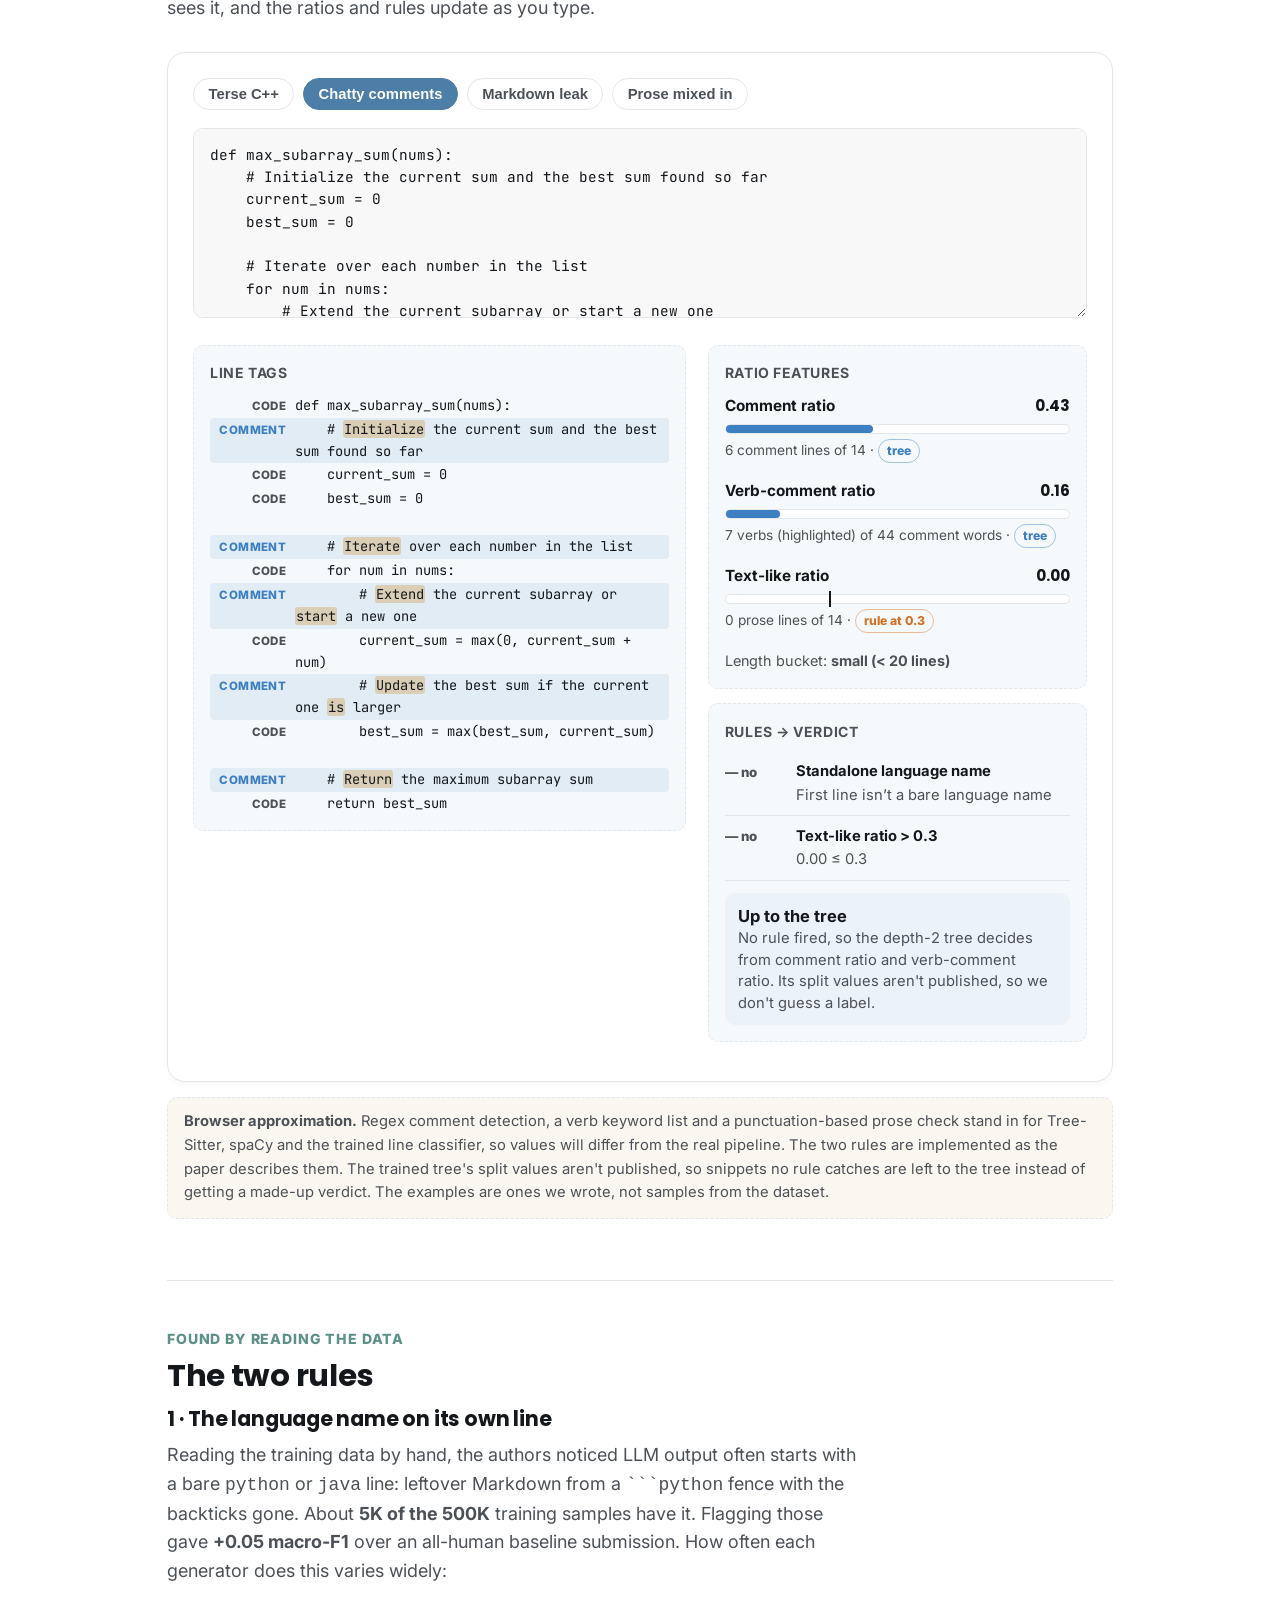
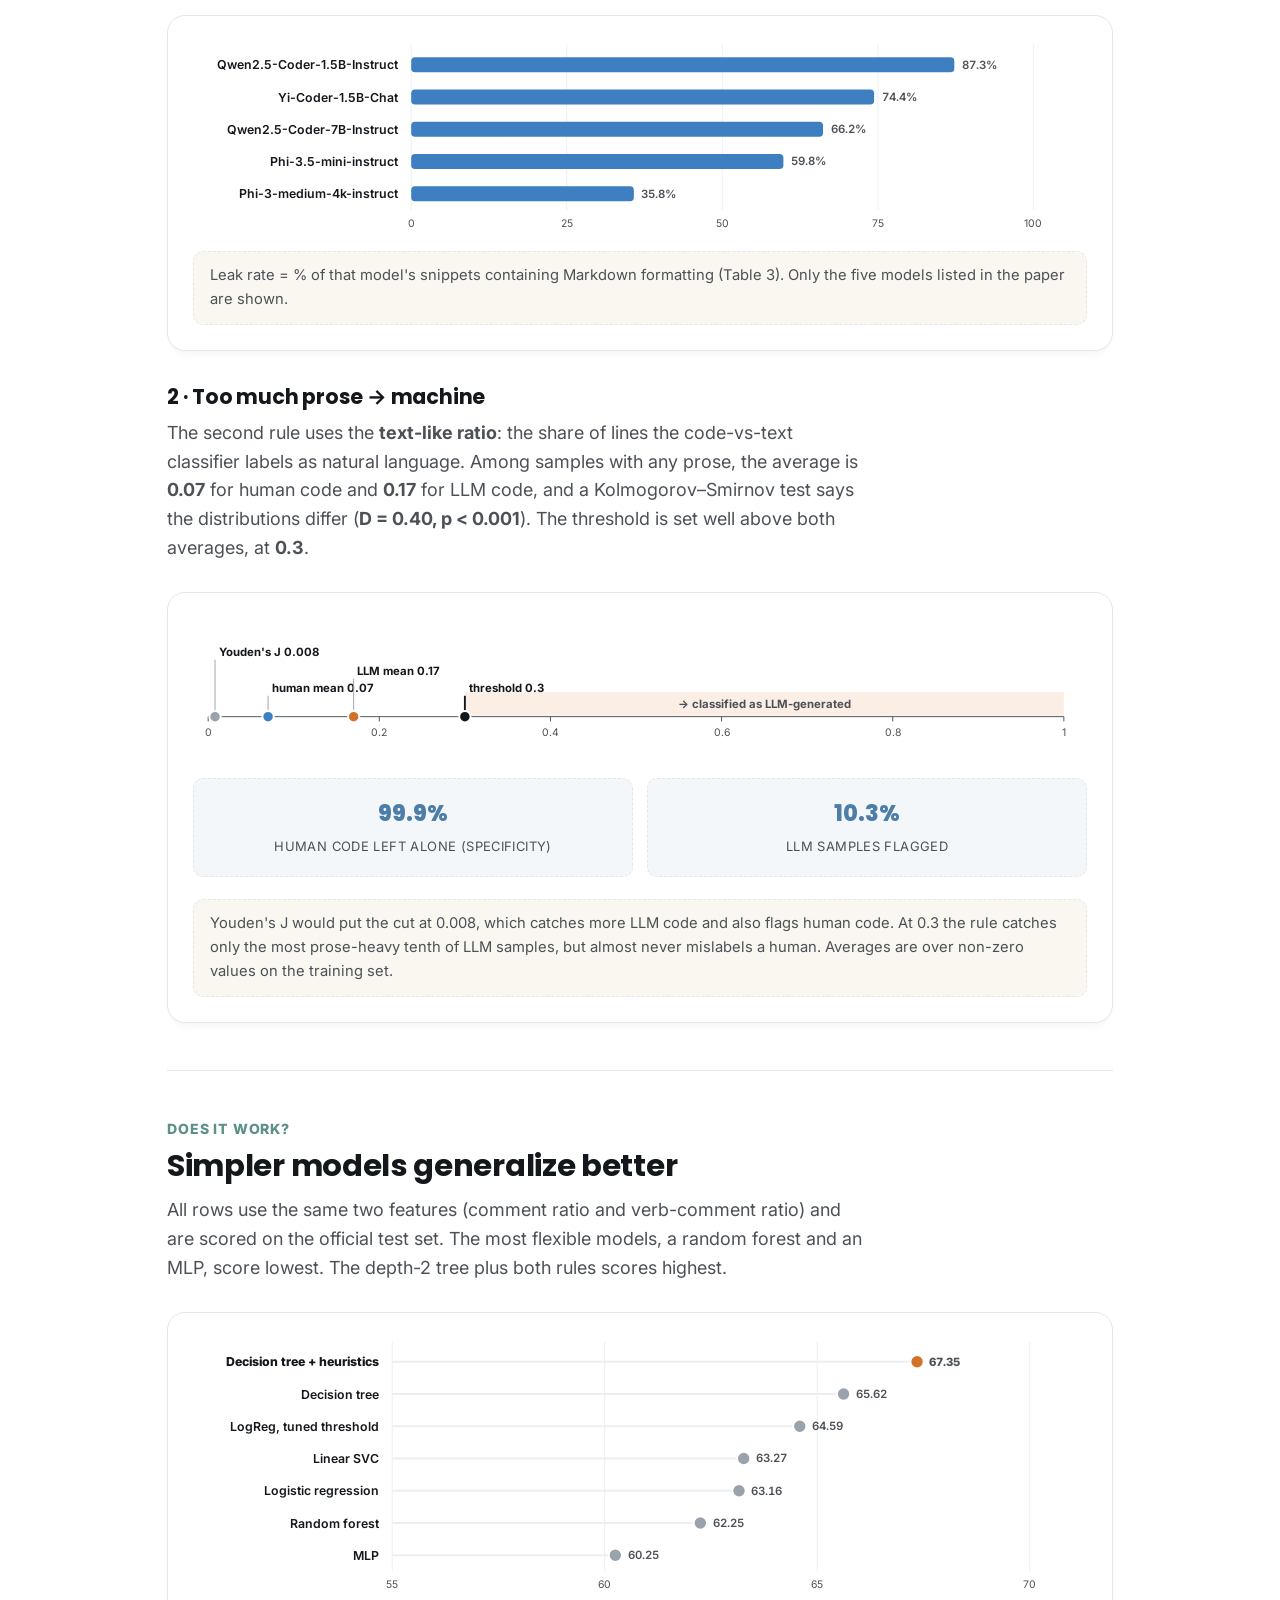
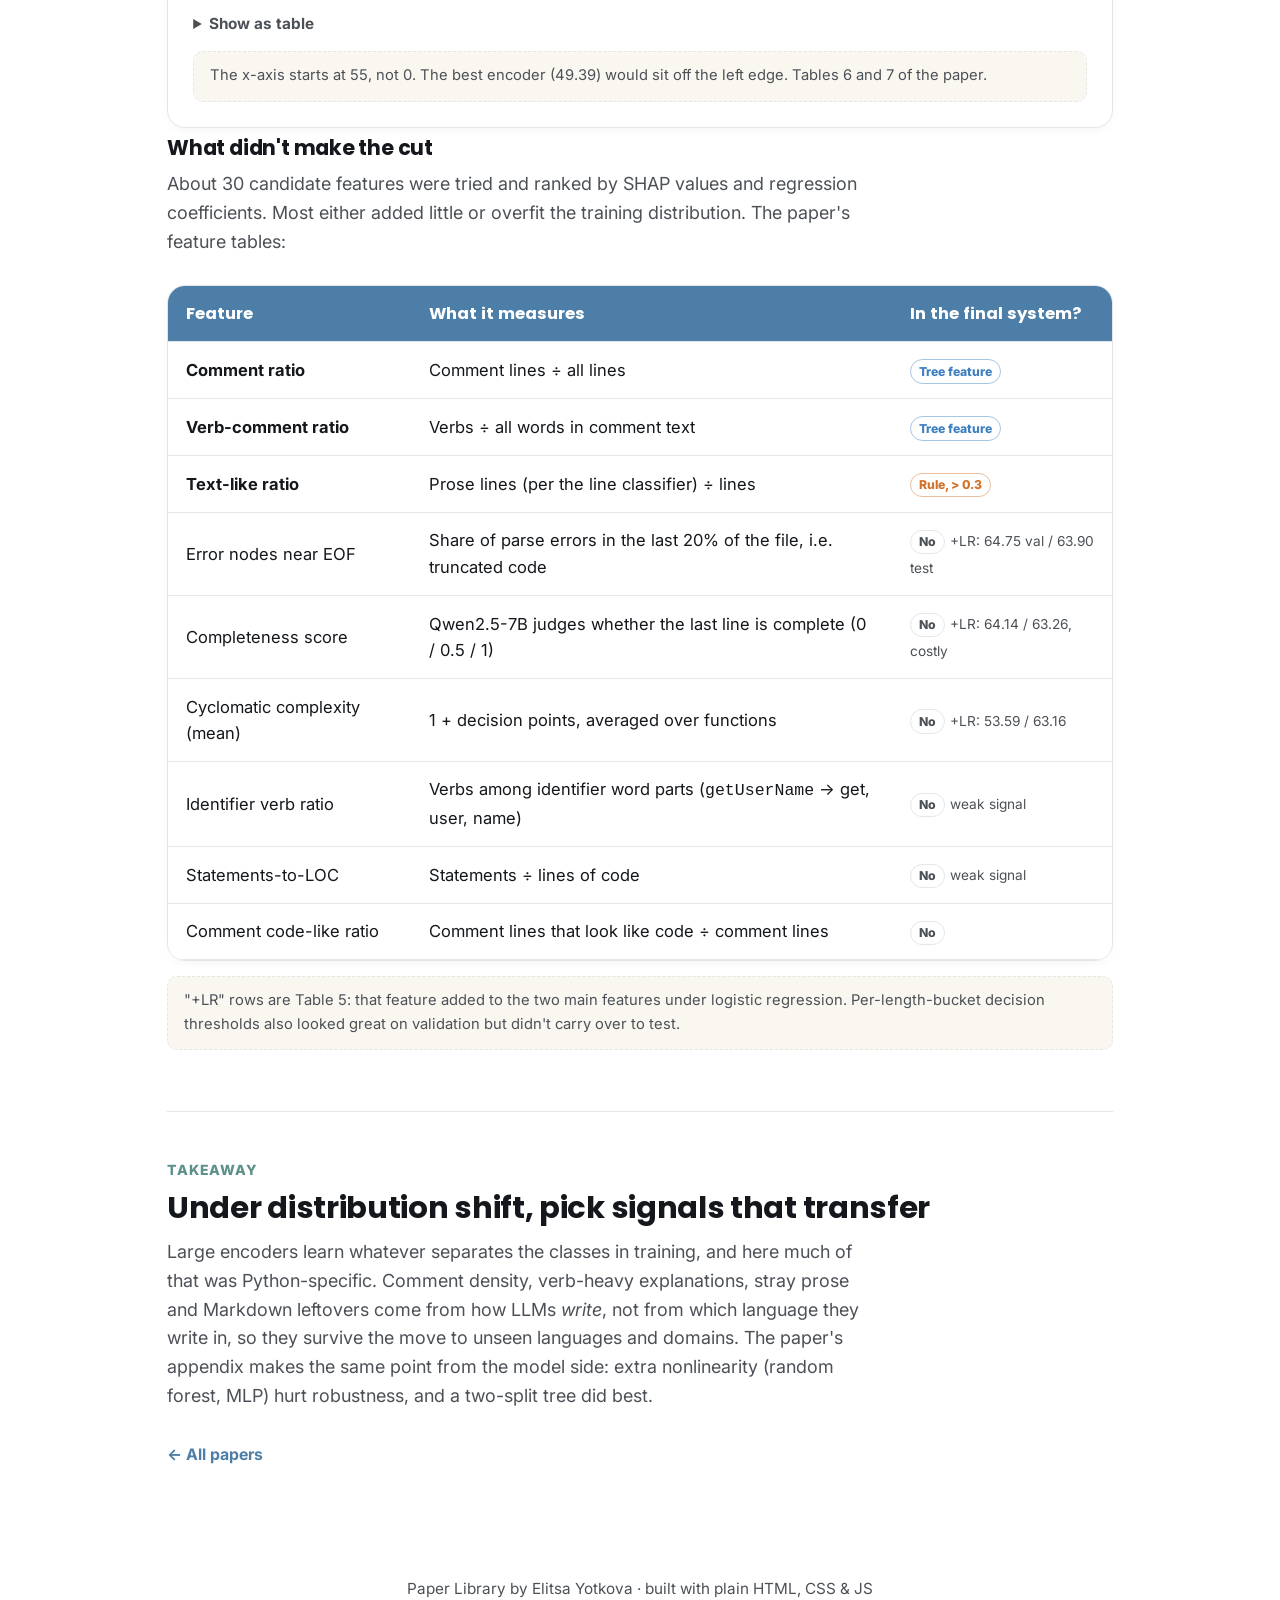
<file: papers/llm-code-detection.html>
<!DOCTYPE html>
<html lang="en">
<head>
<meta charset="UTF-8">
<meta name="viewport" content="width=device-width, initial-scale=1.0">
<title>Stylometric Code Detection — Paper Library</title>
<meta name="description" content="FMI_SU_Yotkova_Kastreva at SemEval-2026 Task 13: detecting LLM-generated code with two ratio features, a depth-2 decision tree and two rules — explained with an interactive feature x-ray.">
<link rel="preconnect" href="https://fonts.googleapis.com">
<link href="https://fonts.googleapis.com/css2?family=Poppins:wght@600;700;800&family=Inter:wght@400;500;600;700&family=JetBrains+Mono:wght@400;600&display=swap" rel="stylesheet">
<link rel="stylesheet" href="../style.css">
</head>
<body>

<header class="site-nav">
  <a class="brand" href="../index.html" style="text-decoration:none;"><span class="dot"></span> Paper Library</a>
  <nav>
    <a href="../index.html#papers">All papers</a>
    <a href="https://aclanthology.org/2026.semeval-1.275/">Paper</a>
    <a href="https://github.com/violeta-kastreva/SemEvalTask13-SubtaskA">Code</a>
  </nav>
</header>

<section class="hero">
  <div class="wrap">
    <p class="eyebrow">Paper deep dive</p>
    <h1>Stylometric Code Detection</h1>
    <p class="lede">FMI_SU_Yotkova_Kastreva at SemEval-2026 Task 13: Lightweight Detection of LLM-Generated Code via Stylometric Signals — Yotkova, Kastreva, Dimitrov, Koychev, Nakov. SemEval-2026 (ACL), pp. 2179–2186.</p>
    <p class="paper-links"><a href="https://aclanthology.org/2026.semeval-1.275/">ACL Anthology</a> · <a href="https://aclanthology.org/2026.semeval-1.275.pdf">PDF</a> · <a href="https://github.com/violeta-kastreva/SemEvalTask13-SubtaskA">Code</a></p>
    <div class="badges">
      <span class="badge dfs">LLM-generated code</span>
      <span class="badge bfs">Stylometry</span>
      <span class="badge ucs">CPU-only</span>
      <span class="badge ids">SemEval 2026</span>
    </div>
  </div>
</section>

<nav class="toc" aria-label="On this page">
  <a href="#tldr">TL;DR</a>
  <a href="#cliff">Encoders vs. shift</a>
  <a href="#pipeline">Pipeline</a>
  <a href="#xray">Feature x-ray</a>
  <a href="#rules">The two rules</a>
  <a href="#results">Results</a>
</nav>

<div class="wrap">

  <a class="back-link" href="../index.html#papers">← All papers</a>

  <!-- ===== TL;DR ===== -->
  <section class="block" id="tldr" style="padding-top:0;">
    <p class="eyebrow">TL;DR</p>
    <h2 class="section-title">Human or LLM? Look at the comments.</h2>
    <p class="section-lede">
      The task: given a code snippet, say whether a human or an LLM wrote it. The catch is that training data covers three languages and one domain, while the test set adds five <b>unseen languages</b> and two <b>unseen domains</b>.
    </p>
    <p class="section-lede">
      Big pretrained code encoders score ~95–98 macro-F1 on validation and then fall to 25–49 on test. This paper goes the other way: a handful of <b>length-normalized ratios</b> (how much of the snippet is comments, how verb-heavy those comments are, how much raw prose is mixed in), a <b>depth-2 decision tree</b>, and <b>two rules</b> found by reading the data. That reaches <b>67.35 macro-F1</b> on the official test set, trains on a CPU, and is readable end to end.
    </p>

    <div class="stat-strip cd-stats">
      <div class="stat"><span class="n">67.35</span><span class="l">Test macro-F1</span></div>
      <div class="stat"><span class="n">Top 15%</span><span class="l">Official leaderboard</span></div>
      <div class="stat"><span class="n">2 + 2</span><span class="l">Features + rules</span></div>
      <div class="stat"><span class="n">CPU</span><span class="l">Training &amp; inference</span></div>
    </div>

    <div class="table-wrap" style="margin-top:1.6rem;">
      <table class="summary">
        <thead><tr><th></th><th>Train (500K)</th><th>Test (500K)</th></tr></thead>
        <tbody>
          <tr><td><b>Languages</b></td><td>C++, Python, Java — ~457K of the samples are Python</td><td>+ <b>Go, PHP, C#, C, JavaScript</b> (unseen)</td></tr>
          <tr><td><b>Domains</b></td><td>Algorithmic snippets</td><td>+ <b>research</b> and <b>production</b> code (unseen)</td></tr>
          <tr><td><b>Labels</b></td><td>238K human · 262K machine</td><td>Fully human vs. fully machine</td></tr>
          <tr><td><b>Metric</b></td><td colspan="2">Macro-F1 (Subtask A, binary). There's also a 100K validation set.</td></tr>
        </tbody>
      </table>
    </div>
  </section>

  <!-- ===== ENCODERS VS SHIFT ===== -->
  <section class="block" id="cliff">
    <p class="eyebrow">The problem with big encoders</p>
    <h2 class="section-title">Great on validation, lost on test</h2>
    <p class="section-lede">
      The authors first tried embeddings from three pretrained code models, each with the best downstream classifier. All three nearly solve the validation set and then collapse on the test set. Their explanation is <b>language shift</b>: 91.4% of training snippets are Python, so a model can learn Python-only cues such as indentation habits that mean little in C# or JavaScript.
    </p>

    <div class="sim-panel">
      <div class="viz-legend" aria-hidden="true">
        <span><i class="sw sw-val"></i>Validation</span>
        <span><i class="sw sw-test"></i>Test</span>
      </div>
      <svg id="cliff-chart" class="viz" role="img" aria-labelledby="cliff-title cliff-desc">
        <title id="cliff-title">Validation vs. test macro-F1</title>
        <desc id="cliff-desc">GraphCodeBERT drops from 98.21 to 25.11, CodeT5+ encoder from 97.46 to 49.39, CodeRankLLM from 95.27 to 33.65. The paper's final system scores 67.35 on test; its validation score is not reported.</desc>
      </svg>
      <details class="viz-table">
        <summary>Show as table</summary>
        <table class="summary">
          <thead><tr><th>Model</th><th>Validation</th><th>Test</th></tr></thead>
          <tbody>
            <tr><td>GraphCodeBERT</td><td>98.21</td><td>25.11</td></tr>
            <tr><td>CodeT5+ encoder</td><td>97.46</td><td>49.39</td></tr>
            <tr><td>nomicai/CodeRankLLM</td><td>95.27</td><td>33.65</td></tr>
            <tr><td>This paper (tree + rules)</td><td>not reported</td><td>67.35</td></tr>
          </tbody>
        </table>
      </details>
    </div>
    <p class="caption-note">Encoder rows are Table 4 of the paper (encoder test scores come from the paper's development test subset); the final-system score is the official test result. Adding encoder embeddings to the feature pipeline didn't help either: tree importances and regression coefficients gave them almost no weight.</p>
  </section>

  <!-- ===== PIPELINE ===== -->
  <section class="block" id="pipeline">
    <p class="eyebrow">Interactive · click a stage</p>
    <h2 class="section-title">The pipeline, one small model at a time</h2>
    <p class="section-lede">Every learned component is small: two TF-IDF classifiers help extract features, and a shallow classifier makes the call. Click a stage to see what it does and how well it works.</p>

    <div class="cd-pipe-wrap">
      <div class="cd-pipe" id="cd-pipe" role="tablist" aria-label="Pipeline stages">
        <div class="row"><button class="stage io" data-stage="input">Raw code snippet</button></div>
        <div class="arrow" aria-hidden="true">↓</div>
        <div class="row"><button class="stage aux" data-stage="lang">Language classifier</button></div>
        <div class="arrow" aria-hidden="true">↓</div>
        <div class="row two"><button class="stage aux" data-stage="cvt">Code-vs-text line classifier</button><button class="stage parse" data-stage="ts">Tree-Sitter parsing</button></div>
        <div class="arrow" aria-hidden="true">↓</div>
        <div class="row"><button class="stage feat" data-stage="feat">Feature extraction</button></div>
        <div class="arrow" aria-hidden="true">↓</div>
        <div class="row two"><button class="stage ml" data-stage="dt">Decision tree</button><button class="stage ml" data-stage="lr">Logistic regression</button></div>
        <div class="arrow" aria-hidden="true">↓</div>
        <div class="row"><button class="stage logic" data-stage="rules">Decision logic + heuristics</button></div>
        <div class="arrow" aria-hidden="true">↓</div>
        <div class="row"><button class="stage io" data-stage="out">Human / machine</button></div>
      </div>
      <div class="cd-stage-info" id="cd-stage-info" aria-live="polite"></div>
    </div>
  </section>

  <!-- ===== FEATURE X-RAY ===== -->
  <section class="block" id="xray">
    <p class="eyebrow">Interactive · edit the code</p>
    <h2 class="section-title">Feature x-ray</h2>
    <p class="section-lede">Pick an example or paste your own code. Each line gets tagged the way the pipeline sees it, and the ratios and rules update as you type.</p>

    <div class="playground">
      <div class="pg-controls">
        <div class="toggle-row" id="xr-presets" style="margin:0;"></div>
      </div>
      <textarea id="xr-input" class="cd-code" spellcheck="false" aria-label="Code snippet to analyze"></textarea>

      <div class="cd-xray">
        <div>
          <div class="frontier-box">
            <h5>Line tags</h5>
            <div class="cd-lines" id="xr-lines"></div>
          </div>
        </div>
        <div>
          <div class="frontier-box">
            <h5>Ratio features</h5>
            <div id="xr-feats"></div>
          </div>
          <div class="frontier-box">
            <h5>Rules → verdict</h5>
            <div id="xr-rules"></div>
          </div>
        </div>
      </div>
    </div>
    <p class="caption-note"><b>Browser approximation.</b> Regex comment detection, a verb keyword list and a punctuation-based prose check stand in for Tree-Sitter, spaCy and the trained line classifier, so values will differ from the real pipeline. The two rules are implemented as the paper describes them. The trained tree's split values aren't published, so snippets no rule catches are left to the tree instead of getting a made-up verdict. The examples are ones we wrote, not samples from the dataset.</p>
  </section>

  <!-- ===== RULES ===== -->
  <section class="block" id="rules">
    <p class="eyebrow">Found by reading the data</p>
    <h2 class="section-title">The two rules</h2>

    <h3 class="cd-h3">1 · The language name on its own line</h3>
    <p class="section-lede">
      Reading the training data by hand, the authors noticed LLM output often starts with a bare <code>python</code> or <code>java</code> line: leftover Markdown from a <code>```python</code> fence with the backticks gone. About <b>5K of the 500K</b> training samples have it. Flagging those gave <b>+0.05 macro-F1</b> over an all-human baseline submission. How often each generator does this varies widely:
    </p>
    <div class="sim-panel">
      <svg id="leak-chart" class="viz" role="img" aria-labelledby="leak-title leak-desc">
        <title id="leak-title">Markdown leak rate by generator</title>
        <desc id="leak-desc">Percentage of each model's snippets that contain Markdown formatting: Qwen2.5-Coder-1.5B-Instruct 87.28, Yi-Coder-1.5B-Chat 74.39, Qwen2.5-Coder-7B-Instruct 66.18, Phi-3.5-mini-instruct 59.81, Phi-3-medium-4k-instruct 35.78.</desc>
      </svg>
      <p class="caption-note" style="margin-bottom:0;">Leak rate = % of that model's snippets containing Markdown formatting (Table 3). Only the five models listed in the paper are shown.</p>
    </div>

    <h3 class="cd-h3">2 · Too much prose → machine</h3>
    <p class="section-lede">
      The second rule uses the <b>text-like ratio</b>: the share of lines the code-vs-text classifier labels as natural language. Among samples with any prose, the average is <b>0.07</b> for human code and <b>0.17</b> for LLM code, and a Kolmogorov–Smirnov test says the distributions differ (<b>D = 0.40, p &lt; 0.001</b>). The threshold is set well above both averages, at <b>0.3</b>.
    </p>
    <div class="sim-panel">
      <svg id="thresh-chart" class="viz" role="img" aria-labelledby="thr-title thr-desc">
        <title id="thr-title">Where the text-like threshold sits</title>
        <desc id="thr-desc">On a 0 to 1 scale: the Youden's J optimum is 0.008, the human mean is 0.07, the LLM mean is 0.17, and the chosen threshold is 0.3.</desc>
      </svg>
      <div class="stat-strip cd-stats" style="margin-top:1rem;">
        <div class="stat"><span class="n">99.9%</span><span class="l">Human code left alone (specificity)</span></div>
        <div class="stat"><span class="n">10.3%</span><span class="l">LLM samples flagged</span></div>
      </div>
      <p class="caption-note" style="margin-bottom:0;">Youden's J would put the cut at 0.008, which catches more LLM code and also flags human code. At 0.3 the rule catches only the most prose-heavy tenth of LLM samples, but almost never mislabels a human. Averages are over non-zero values on the training set.</p>
    </div>
  </section>

  <!-- ===== RESULTS ===== -->
  <section class="block" id="results">
    <p class="eyebrow">Does it work?</p>
    <h2 class="section-title">Simpler models generalize better</h2>
    <p class="section-lede">All rows use the same two features (comment ratio and verb-comment ratio) and are scored on the official test set. The most flexible models, a random forest and an MLP, score lowest. The depth-2 tree plus both rules scores highest.</p>

    <div class="sim-panel">
      <svg id="results-chart" class="viz" role="img" aria-labelledby="res-title res-desc">
        <title id="res-title">Test macro-F1 by classifier</title>
        <desc id="res-desc">Decision tree depth 2 plus heuristics 67.35; decision tree depth 2 65.62; logistic regression with tuned threshold 64.59; linear SVC 63.27; logistic regression 63.16; random forest 62.25; MLP 60.25.</desc>
      </svg>
      <details class="viz-table">
        <summary>Show as table</summary>
        <table class="summary">
          <thead><tr><th>Classifier</th><th>Setup</th><th>Test macro-F1</th></tr></thead>
          <tbody id="results-table"></tbody>
        </table>
      </details>
      <p class="caption-note" style="margin-bottom:0;">The x-axis starts at 55, not 0. The best encoder (49.39) would sit off the left edge. Tables 6 and 7 of the paper.</p>
    </div>

    <h3 class="cd-h3">What didn't make the cut</h3>
    <p class="section-lede">About 30 candidate features were tried and ranked by SHAP values and regression coefficients. Most either added little or overfit the training distribution. The paper's feature tables:</p>
    <div class="table-wrap">
      <table class="summary">
        <thead><tr><th>Feature</th><th>What it measures</th><th>In the final system?</th></tr></thead>
        <tbody>
          <tr><td><b>Comment ratio</b></td><td>Comment lines ÷ all lines</td><td><span class="cd-pill keep">Tree feature</span></td></tr>
          <tr><td><b>Verb-comment ratio</b></td><td>Verbs ÷ all words in comment text</td><td><span class="cd-pill keep">Tree feature</span></td></tr>
          <tr><td><b>Text-like ratio</b></td><td>Prose lines (per the line classifier) ÷ lines</td><td><span class="cd-pill rule">Rule, &gt; 0.3</span></td></tr>
          <tr><td>Error nodes near EOF</td><td>Share of parse errors in the last 20% of the file, i.e. truncated code</td><td><span class="cd-pill drop">No</span> <span class="cd-sub">+LR: 64.75 val / 63.90 test</span></td></tr>
          <tr><td>Completeness score</td><td>Qwen2.5-7B judges whether the last line is complete (0 / 0.5 / 1)</td><td><span class="cd-pill drop">No</span> <span class="cd-sub">+LR: 64.14 / 63.26, costly</span></td></tr>
          <tr><td>Cyclomatic complexity (mean)</td><td>1 + decision points, averaged over functions</td><td><span class="cd-pill drop">No</span> <span class="cd-sub">+LR: 53.59 / 63.16</span></td></tr>
          <tr><td>Identifier verb ratio</td><td>Verbs among identifier word parts (<code>getUserName</code> → get, user, name)</td><td><span class="cd-pill drop">No</span> <span class="cd-sub">weak signal</span></td></tr>
          <tr><td>Statements-to-LOC</td><td>Statements ÷ lines of code</td><td><span class="cd-pill drop">No</span> <span class="cd-sub">weak signal</span></td></tr>
          <tr><td>Comment code-like ratio</td><td>Comment lines that look like code ÷ comment lines</td><td><span class="cd-pill drop">No</span></td></tr>
        </tbody>
      </table>
    </div>
    <p class="caption-note">"+LR" rows are Table 5: that feature added to the two main features under logistic regression. Per-length-bucket decision thresholds also looked great on validation but didn't carry over to test.</p>
  </section>

  <!-- ===== TAKEAWAY ===== -->
  <section class="block">
    <p class="eyebrow">Takeaway</p>
    <h2 class="section-title">Under distribution shift, pick signals that transfer</h2>
    <p class="section-lede">
      Large encoders learn whatever separates the classes in training, and here much of that was Python-specific. Comment density, verb-heavy explanations, stray prose and Markdown leftovers come from how LLMs <i>write</i>, not from which language they write in, so they survive the move to unseen languages and domains. The paper's appendix makes the same point from the model side: extra nonlinearity (random forest, MLP) hurt robustness, and a two-split tree did best.
    </p>
    <a class="back-link" href="../index.html#papers">← All papers</a>
  </section>

</div>

<div class="viz-tip" id="viz-tip" role="tooltip" hidden></div>

<footer>Paper Library by Elitsa Yotkova · built with plain HTML, CSS &amp; JS</footer>

<script src="viz.js"></script>
<script src="llm-code-detection.js"></script>
</body>
</html>
</file>
<file: style.css>
/* ===== Paper Library — shared styles (base palette shared with Class Notes) ===== */
:root {
  --bg: #ffffff;
  --surface: #ffffff;
  --ink: #14171b;
  --ink-soft: #4c5157;
  --line: #e3e7ea;

  --indigo: #4d7ea8;
  --indigo-dark: #375d7c;
  --violet: #7fb0c9;
  --teal: #5c9088;
  --coral: #cf9470;
  --amber: #d1ab68;
  --pink: #93b8cc;

  --dfs: #cf9470;
  --bfs: #5c9088;
  --ucs: #d1ab68;
  --ids: #6f93b0;

  --radius: 18px;
  --radius-sm: 10px;
  --shadow: 0 10px 26px -14px rgba(36, 39, 44, 0.16);
  --shadow-sm: 0 4px 12px -6px rgba(36, 39, 44, 0.1);
}

@media (prefers-color-scheme: dark) {
  :root {
    --bg: #15181c;
    --surface: #1d2126;
    --ink: #eef1f4;
    --ink-soft: #a9b1ba;
    --line: #2e343b;
  }
}

* { box-sizing: border-box; }
html { scroll-behavior: smooth; font-size: 18px; }

body {
  margin: 0;
  background: var(--bg);
  color: var(--ink);
  font-family: 'Inter', -apple-system, BlinkMacSystemFont, 'Segoe UI', sans-serif;
  line-height: 1.6;
  -webkit-font-smoothing: antialiased;
}

h1, h2, h3, h4 {
  font-family: 'Poppins', 'Inter', sans-serif;
  line-height: 1.25;
  letter-spacing: -0.01em;
}

a { color: var(--indigo); text-decoration: none; }
a:hover { text-decoration: underline; }

.site-nav {
  position: sticky;
  top: 0;
  z-index: 50;
  display: flex;
  align-items: center;
  justify-content: space-between;
  gap: 1rem;
  padding: 0.9rem 1.5rem;
  background: color-mix(in srgb, var(--bg) 88%, transparent);
  backdrop-filter: blur(10px);
  border-bottom: 1px solid var(--line);
}

.site-nav .brand {
  font-family: 'Poppins', sans-serif;
  font-weight: 700;
  font-size: 1.1rem;
  color: var(--ink);
  display: flex;
  align-items: center;
  gap: 0.5rem;
}
.site-nav .brand .dot { width: 10px; height: 10px; border-radius: 50%; background: var(--coral); display: inline-block; }

.site-nav nav { display: flex; gap: 1.25rem; font-weight: 600; font-size: 0.92rem; }
.site-nav nav a { color: var(--ink-soft); }
.site-nav nav a:hover { color: var(--indigo); text-decoration: none; }

.wrap { max-width: 1000px; margin: 0 auto; padding: 0 1.5rem; }

/* ---- hero ---- */
.hero {
  padding: 3.2rem 1.5rem 2.4rem;
  text-align: center;
  background:
    radial-gradient(60% 60% at 15% 0%, color-mix(in srgb, var(--violet) 8%, transparent), transparent 70%),
    radial-gradient(60% 60% at 90% 10%, color-mix(in srgb, var(--teal) 8%, transparent), transparent 70%);
}
.hero h1 { font-size: clamp(1.8rem, 4vw, 2.7rem); margin: 0 0 0.6rem; }
.hero p.lede { color: var(--ink-soft); max-width: 640px; margin: 0 auto 1.2rem; font-size: 1.05rem; }

.badges { display: flex; flex-wrap: wrap; justify-content: center; gap: 0.5rem; margin-top: 1rem; }
.badge {
  padding: 0.3rem 0.75rem;
  border-radius: 999px;
  font-size: 0.8rem;
  font-weight: 700;
  color: #fff;
}
.badge.dfs { background: var(--dfs); }
.badge.bfs { background: var(--bfs); }
.badge.ucs { background: var(--ucs); }
.badge.ids { background: var(--ids); }
.badge.dls { background: var(--pink); }
.badge.neutral { background: var(--indigo); }

/* ---- course cards (home page) ---- */
.grid-cards {
  display: grid;
  grid-template-columns: repeat(auto-fit, minmax(260px, 1fr));
  gap: 1.25rem;
  padding: 2rem 0 3rem;
}
.card {
  background: var(--surface);
  border-radius: var(--radius);
  border: 1px solid var(--line);
  padding: 1.5rem;
  box-shadow: var(--shadow-sm);
  transition: transform 0.18s ease, box-shadow 0.18s ease;
}
.card:hover { transform: translateY(-4px); box-shadow: var(--shadow); }
.card .tag { font-size: 0.75rem; font-weight: 800; letter-spacing: 0.04em; text-transform: uppercase; color: var(--teal); }
.card h3 { margin: 0.4rem 0 0.5rem; font-size: 1.25rem; }
.card p { color: var(--ink-soft); margin: 0 0 1rem; font-size: 0.95rem; }
.card .go { font-weight: 700; font-size: 0.9rem; }
.card.soon { opacity: 0.6; }
.card.soon .go { color: var(--ink-soft); }

/* ---- sections ---- */
section.block { padding: 2.6rem 0; border-top: 1px solid var(--line); }
section.block:first-of-type { border-top: none; }

/* ---- algorithm sections: stronger, color-coded separation between DFS/BFS/UCS/DLS/IDS ---- */
section.algo-section { padding-top: 3.6rem; border-top: 4px solid var(--line); }
section.algo-section.dfs { border-top-color: var(--dfs); }
section.algo-section.bfs { border-top-color: var(--bfs); }
section.algo-section.ucs { border-top-color: var(--ucs); }
section.algo-section.dls { border-top-color: var(--pink); }
section.algo-section.ids { border-top-color: var(--ids); }
.eyebrow { color: var(--teal); font-weight: 800; letter-spacing: 0.06em; text-transform: uppercase; font-size: 0.78rem; margin: 0 0 0.4rem; }
h2.section-title { font-size: 1.7rem; margin: 0 0 0.6rem; }
.section-lede { color: var(--ink-soft); max-width: 700px; margin: 0 0 1.6rem; }

/* ---- in-page toc pills ---- */
.toc {
  position: sticky;
  top: 58px;
  z-index: 40;
  display: flex;
  gap: 0.5rem;
  flex-wrap: wrap;
  padding: 0.8rem 1.5rem;
  background: color-mix(in srgb, var(--bg) 92%, transparent);
  backdrop-filter: blur(8px);
  border-bottom: 1px solid var(--line);
  margin-bottom: 0.5rem;
}
.toc a {
  font-size: 0.82rem;
  font-weight: 700;
  color: var(--ink-soft);
  padding: 0.35rem 0.8rem;
  border-radius: 999px;
  border: 1px solid var(--line);
  background: var(--surface);
}
.toc a:hover { color: var(--indigo); text-decoration: none; border-color: var(--indigo); }

/* ---- concept bullet list ---- */
.concept-list { list-style: none; margin: 0; padding: 0; display: grid; gap: 0.9rem; }
.concept-list li {
  position: relative; padding-left: 1.4rem; color: var(--ink-soft); line-height: 1.55;
}
.concept-list li::before {
  content: '';
  position: absolute; left: 0; top: 0.5em;
  width: 8px; height: 8px; border-radius: 50%;
  background: var(--indigo);
}
.concept-list li b { color: var(--ink); }

/* ---- flip glossary cards ---- */
.flip-grid { display: grid; grid-template-columns: repeat(auto-fit, minmax(210px, 1fr)); gap: 1rem; }
.flip-card { perspective: 1000px; height: 150px; cursor: pointer; }
.flip-inner {
  position: relative; width: 100%; height: 100%;
  transform-style: preserve-3d; transition: transform 0.5s cubic-bezier(.4,.2,.2,1);
}
.flip-card.flipped .flip-inner { transform: rotateY(180deg); }
.flip-face {
  position: absolute; inset: 0;
  backface-visibility: hidden;
  border-radius: var(--radius-sm);
  padding: 1rem;
  box-shadow: var(--shadow-sm);
}
.flip-front { background: linear-gradient(140deg, var(--indigo), var(--violet)); color: #fff; display: flex; flex-direction: column; justify-content: center; }
.flip-front .hint { font-size: 0.72rem; opacity: 0.85; margin-top: 0.4rem; }
.flip-front h4 { margin: 0; font-size: 1.05rem; }
.flip-back {
  background: var(--surface); border: 1px solid var(--line); transform: rotateY(180deg);
  font-size: 0.88rem; color: var(--ink-soft); overflow-y: auto;
}
.flip-back b { color: var(--ink); }

/* ---- tree explorer ---- */
.tree-panel {
  background: var(--surface);
  border: 1px solid var(--line);
  border-radius: var(--radius);
  box-shadow: var(--shadow-sm);
  padding: 1rem;
  display: grid;
  grid-template-columns: 1.4fr 1fr;
  gap: 1rem;
}
@media (max-width: 760px) { .tree-panel { grid-template-columns: 1fr; } }
.tree-panel svg { width: 100%; height: auto; }
.node circle, .node rect { stroke-width: 2.5; transition: all 0.25s ease; cursor: pointer; }
.node text { font-family: 'Poppins', sans-serif; font-weight: 700; font-size: 15px; fill: var(--ink); pointer-events: none; }
.node.goal circle, .node.goal rect { stroke-dasharray: 4 3; }
.edge { stroke: #b7bfc7; stroke-width: 2; }
.edge-label { font-size: 11px; fill: var(--ink-soft); font-weight: 700; }
.node-info {
  background: color-mix(in srgb, var(--indigo) 6%, var(--surface));
  border-radius: var(--radius-sm);
  border: 1px dashed var(--line);
  padding: 1rem;
  font-size: 0.92rem;
}
.node-info .placeholder { color: var(--ink-soft); }
.node-info dl { margin: 0; }
.node-info dt { font-weight: 700; color: var(--indigo); margin-top: 0.5rem; font-size: 0.78rem; text-transform: uppercase; letter-spacing: 0.03em; }
.node-info dd { margin: 0.15rem 0 0; }

.toggle-row { display: flex; gap: 0.5rem; flex-wrap: wrap; margin-bottom: 0.9rem; }
.toggle-btn {
  border: 1px solid var(--line);
  background: var(--surface);
  padding: 0.4rem 0.8rem;
  border-radius: 999px;
  font-weight: 700;
  font-size: 0.82rem;
  cursor: pointer;
  color: var(--ink-soft);
}
.toggle-btn.active { background: var(--indigo); border-color: var(--indigo); color: #fff; }

/* ---- simulator ---- */
.sim-panel {
  background: var(--surface);
  border: 1px solid var(--line);
  border-radius: var(--radius);
  box-shadow: var(--shadow-sm);
  padding: 1.4rem;
}
.sliders { display: grid; grid-template-columns: repeat(auto-fit, minmax(200px, 1fr)); gap: 1.2rem; margin-bottom: 1.4rem; }
.slider-group label { display: flex; justify-content: space-between; font-weight: 700; font-size: 0.88rem; margin-bottom: 0.4rem; }
.slider-group .val { color: var(--indigo); font-family: 'Poppins', sans-serif; }
input[type="range"] { width: 100%; accent-color: var(--indigo); }

.bars { display: grid; gap: 0.7rem; }
.bar-row { display: grid; grid-template-columns: 110px 1fr 130px; align-items: center; gap: 0.7rem; font-size: 0.85rem; }
.bar-row .label { font-weight: 800; }
.bar-track { background: var(--bg); border-radius: 999px; height: 16px; overflow: hidden; border: 1px solid var(--line); }
.bar-fill { height: 100%; border-radius: 999px; transition: width 0.35s ease; }
.bar-row .num { font-variant-numeric: tabular-nums; text-align: right; color: var(--ink-soft); }

/* ---- playground ---- */
.playground {
  background: var(--surface);
  border: 1px solid var(--line);
  border-radius: var(--radius);
  box-shadow: var(--shadow-sm);
  padding: 1.4rem;
}
.pg-controls { display: flex; flex-wrap: wrap; gap: 0.6rem; align-items: center; margin-bottom: 1rem; }
.strategy-pick { display: flex; gap: 0.4rem; flex-wrap: wrap; }
.strat-btn {
  border: 2px solid var(--line);
  background: var(--surface);
  padding: 0.4rem 0.9rem;
  border-radius: 999px;
  font-weight: 800;
  font-size: 0.82rem;
  cursor: pointer;
}
.strat-btn[data-s="dfs"].active { background: var(--dfs); border-color: var(--dfs); color: #fff; }
.strat-btn[data-s="bfs"].active { background: var(--bfs); border-color: var(--bfs); color: #fff; }
.strat-btn[data-s="ucs"].active { background: var(--ucs); border-color: var(--ucs); color: #fff; }
.play-btns { display: flex; gap: 0.4rem; margin-left: auto; }
.icon-btn {
  border: none; background: var(--indigo); color: #fff; width: 38px; height: 38px;
  border-radius: 50%; cursor: pointer; font-size: 1rem; display: flex; align-items: center; justify-content: center;
}
.icon-btn:hover { background: var(--indigo-dark); }
.icon-btn:disabled { opacity: 0.4; cursor: not-allowed; }

.pg-grid { display: grid; grid-template-columns: 1.3fr 1fr; gap: 1.2rem; }
@media (max-width: 760px) { .pg-grid { grid-template-columns: 1fr; } }

.frontier-box { background: color-mix(in srgb, var(--indigo) 5%, var(--surface)); border: 1px dashed var(--line); border-radius: var(--radius-sm); padding: 0.9rem; margin-bottom: 0.8rem; }
.frontier-box h5 { margin: 0 0 0.5rem; font-size: 0.78rem; text-transform: uppercase; letter-spacing: 0.04em; color: var(--ink-soft); }
.chip-row { display: flex; flex-wrap: wrap; gap: 0.4rem; min-height: 32px; }
.chip {
  padding: 0.25rem 0.6rem;
  border-radius: 8px;
  font-weight: 700;
  font-size: 0.82rem;
  background: var(--surface);
  border: 1.5px solid var(--line);
}
.log-box { max-height: 190px; overflow-y: auto; font-size: 0.85rem; }
.log-box p { margin: 0.2rem 0; padding: 0.3rem 0.5rem; border-radius: 6px; }
.log-box p.current { background: color-mix(in srgb, var(--amber) 20%, transparent); font-weight: 700; }
.log-box p.win { background: color-mix(in srgb, var(--teal) 20%, transparent); font-weight: 800; }
.log-box p.iter { text-align: center; font-weight: 800; color: var(--ids); background: none; margin: 0.7rem 0 0.3rem; padding: 0; }
.ids-readout { display: inline-flex; align-items: center; gap: 0.5rem; background: color-mix(in srgb, var(--ids) 10%, var(--surface)); border: 1px solid var(--ids); border-radius: 999px; padding: 0.4rem 0.9rem; font-weight: 800; font-size: 0.88rem; color: var(--ids); margin-bottom: 0.8rem; }

.node.visited circle, .node.visited rect { fill: color-mix(in srgb, var(--indigo) 14%, var(--surface)); }
.node.current circle, .node.current rect { fill: var(--amber); }
.node.frontier circle, .node.frontier rect { fill: var(--surface); stroke: var(--indigo); }
.node.found circle, .node.found rect { fill: var(--teal); }
.node.fail circle, .node.fail rect { fill: color-mix(in srgb, var(--coral) 20%, var(--surface)); stroke: var(--coral); }

/* ---- summary table ---- */
.table-wrap { overflow-x: auto; border-radius: var(--radius); box-shadow: var(--shadow-sm); border: 1px solid var(--line); }
table.summary { width: 100%; border-collapse: collapse; background: var(--surface); font-size: 0.92rem; }
table.summary th, table.summary td { padding: 0.8rem 1rem; text-align: left; border-bottom: 1px solid var(--line); }
table.summary thead th { background: var(--indigo); color: #fff; font-family: 'Poppins', sans-serif; }
table.summary tbody tr:hover { background: color-mix(in srgb, var(--indigo) 5%, transparent); }
table.summary tr[data-s="dfs"] td:first-child { border-left: 4px solid var(--dfs); }
table.summary tr[data-s="bfs"] td:first-child { border-left: 4px solid var(--bfs); }
table.summary tr[data-s="ucs"] td:first-child { border-left: 4px solid var(--ucs); }
table.summary tr[data-s="dls"] td:first-child { border-left: 4px solid var(--pink); }
table.summary tr[data-s="ids"] td:first-child { border-left: 4px solid var(--ids); }

/* ---- quiz ---- */
.quiz-card {
  background: var(--surface); border: 1px solid var(--line); border-radius: var(--radius);
  box-shadow: var(--shadow-sm); padding: 1.2rem 1.4rem; margin-bottom: 1rem;
}
.quiz-card p.q { font-weight: 700; margin: 0 0 0.8rem; }
.quiz-opts { display: grid; gap: 0.5rem; }
.quiz-opt {
  text-align: left; padding: 0.6rem 0.9rem; border-radius: var(--radius-sm);
  border: 1.5px solid var(--line); background: var(--bg); cursor: pointer; font-size: 0.92rem;
}
.quiz-opt:hover { border-color: var(--indigo); }
.quiz-opt.correct { background: color-mix(in srgb, var(--teal) 22%, var(--surface)); border-color: var(--teal); }
.quiz-opt.wrong { background: color-mix(in srgb, var(--coral) 18%, var(--surface)); border-color: var(--coral); }
.quiz-opt[disabled] { cursor: default; }
.quiz-score {
  position: sticky; bottom: 1rem; margin-top: 1.5rem; background: var(--indigo); color: #fff;
  padding: 1rem 1.4rem; border-radius: var(--radius); box-shadow: var(--shadow);
  display: flex; justify-content: space-between; align-items: center; font-weight: 700;
}

footer { text-align: center; color: var(--ink-soft); font-size: 0.85rem; padding: 2.5rem 1.5rem 3rem; }

/* ===== Lab 02 additions ===== */

/* ---- 8-puzzle heuristic calculator ---- */
.puzzle-panel {
  background: var(--surface); border: 1px solid var(--line); border-radius: var(--radius);
  box-shadow: var(--shadow-sm); padding: 1.4rem;
}
.puzzle-row { display: flex; flex-wrap: wrap; gap: 2rem; align-items: flex-start; margin-bottom: 1.2rem; }
.puzzle-board { display: grid; grid-template-columns: repeat(3, 52px); grid-template-rows: repeat(3, 52px); gap: 6px; }
.puzzle-tile {
  display: flex; align-items: center; justify-content: center;
  background: var(--bg); border: 1.5px solid var(--line); border-radius: 8px;
  font-family: 'Poppins', sans-serif; font-weight: 700; font-size: 1.2rem;
  transition: background 0.25s ease, border-color 0.25s ease;
}
.puzzle-tile.blank { background: transparent; border-style: dashed; }
.puzzle-tile.hl-misplaced { background: color-mix(in srgb, var(--coral) 25%, var(--bg)); border-color: var(--coral); }
.puzzle-label { font-size: 0.78rem; font-weight: 800; text-transform: uppercase; letter-spacing: 0.04em; color: var(--ink-soft); margin: 0 0 0.5rem; }
.puzzle-table { width: 100%; border-collapse: collapse; font-size: 0.85rem; }
.puzzle-table th, .puzzle-table td { padding: 0.4rem 0.5rem; text-align: center; border-bottom: 1px solid var(--line); }
.puzzle-table th { color: var(--ink-soft); font-weight: 700; }
.puzzle-totals { display: flex; gap: 1rem; margin-top: 1rem; flex-wrap: wrap; }
.puzzle-total {
  flex: 1; min-width: 160px; background: color-mix(in srgb, var(--indigo) 6%, var(--surface));
  border: 1px dashed var(--line); border-radius: var(--radius-sm); padding: 0.8rem 1rem;
}
.puzzle-total .n { font-family: 'Poppins', sans-serif; font-size: 1.6rem; font-weight: 800; color: var(--indigo); }
.puzzle-total .l { font-size: 0.78rem; color: var(--ink-soft); text-transform: uppercase; letter-spacing: 0.03em; }

/* ---- admissibility / consistency check card ---- */
.check-grid { display: grid; grid-template-columns: repeat(auto-fit, minmax(150px, 1fr)); gap: 0.8rem; margin: 1rem 0; }
.check-card {
  background: var(--surface); border: 1.5px solid var(--line); border-radius: var(--radius-sm);
  padding: 0.9rem; text-align: center; cursor: pointer;
}
.check-card .node-id { font-family: 'Poppins', sans-serif; font-weight: 800; font-size: 1.1rem; }
.check-card .ineq { font-size: 0.82rem; margin-top: 0.4rem; font-variant-numeric: tabular-nums; }
.check-card.pass { border-color: var(--bfs); background: color-mix(in srgb, var(--bfs) 10%, var(--surface)); }
.check-card.fail { border-color: var(--coral); background: color-mix(in srgb, var(--coral) 10%, var(--surface)); }
.check-card .verdict { font-size: 0.72rem; font-weight: 800; text-transform: uppercase; letter-spacing: 0.03em; margin-top: 0.3rem; }
.check-card.pass .verdict { color: var(--bfs); }
.check-card.fail .verdict { color: var(--coral); }

/* ---- simulated annealing widget ---- */
.sa-readout { display: flex; gap: 1rem; flex-wrap: wrap; margin: 1rem 0; }
.sa-readout .stat { background: color-mix(in srgb, var(--indigo) 6%, var(--surface)); border: 1px dashed var(--line); border-radius: var(--radius-sm); padding: 0.8rem 1.1rem; flex: 1; min-width: 140px; }
.sa-readout .stat .n { font-family: 'Poppins', sans-serif; font-size: 1.5rem; font-weight: 800; color: var(--indigo); }
.sa-readout .stat .l { font-size: 0.78rem; color: var(--ink-soft); text-transform: uppercase; letter-spacing: 0.03em; }
.sa-bar-track { background: var(--bg); border: 1px solid var(--line); border-radius: 999px; height: 22px; overflow: hidden; }
.sa-bar-fill { height: 100%; background: linear-gradient(90deg, var(--coral), var(--amber)); transition: width 0.3s ease; }

/* ---- beam width control ---- */
.beam-control { display: none; align-items: center; gap: 0.8rem; margin-top: 0.8rem; }
.beam-control.show { display: flex; }
.beam-control label { font-weight: 700; font-size: 0.85rem; }
.beam-control input[type="range"] { flex: 1; max-width: 220px; }
.beam-control .val { font-family: 'Poppins', sans-serif; font-weight: 800; color: var(--indigo); min-width: 1.5rem; }

/* ---- research paper cards ---- */
.paper-group { margin-bottom: 1.8rem; }
.paper-group h3 { font-size: 1.1rem; margin: 0 0 0.7rem; display: flex; align-items: center; gap: 0.5rem; }
.paper-card {
  background: var(--surface); border: 1px solid var(--line); border-left: 4px solid var(--indigo);
  border-radius: var(--radius-sm); box-shadow: var(--shadow-sm); padding: 1.1rem 1.3rem; margin-bottom: 0.9rem;
}
.paper-card h4 { margin: 0 0 0.2rem; font-size: 1.02rem; }
.paper-card .venue { font-size: 0.78rem; font-weight: 700; color: var(--ink-soft); margin-bottom: 0.6rem; }
.paper-card .venue a { color: inherit; }
.paper-card dl { margin: 0; display: grid; gap: 0.5rem; }
.paper-card dt { font-size: 0.72rem; font-weight: 800; text-transform: uppercase; letter-spacing: 0.03em; color: var(--indigo); }
.paper-card dd { margin: 0.1rem 0 0; font-size: 0.9rem; }
.paper-card .go { display: inline-block; margin-top: 0.7rem; font-weight: 700; font-size: 0.85rem; }

/* ---- deep-dive paper pages ---- */
.fail-badge {
  display: inline-flex; align-items: center; gap: 0.4rem;
  background: color-mix(in srgb, var(--coral) 12%, var(--surface)); border: 1px dashed var(--coral);
  border-radius: var(--radius-sm); padding: 0.5rem 0.8rem; font-size: 0.85rem; color: var(--ink-soft); margin-top: 0.8rem;
}
.fail-badge b { color: var(--coral); }
.caption-note { font-size: 0.82rem; color: var(--ink-soft); background: color-mix(in srgb, var(--amber) 10%, var(--surface)); border: 1px dashed var(--line); border-radius: var(--radius-sm); padding: 0.7rem 0.9rem; margin: 0.8rem 0; }

/* ---- definition box: for terms used right after (more prominent than a caption-note) ---- */
.definition-box {
  background: color-mix(in srgb, var(--indigo) 8%, var(--surface));
  border: 1.5px solid var(--indigo);
  border-left: 5px solid var(--indigo);
  border-radius: var(--radius-sm);
  padding: 1rem 1.2rem;
  margin: 1.2rem 0;
}
.definition-box .dbox-label {
  font-size: 0.72rem; font-weight: 800; text-transform: uppercase; letter-spacing: 0.05em;
  color: var(--indigo); margin-bottom: 0.4rem; display: flex; align-items: center; gap: 0.4rem;
}
.definition-box p { margin: 0; font-size: 0.98rem; color: var(--ink); line-height: 1.5; }
.stat-strip { display: flex; flex-wrap: wrap; gap: 0.8rem; margin: 1.2rem 0; }
.stat-strip .stat { flex: 1; min-width: 130px; background: color-mix(in srgb, var(--indigo) 6%, var(--surface)); border: 1px dashed var(--line); border-radius: var(--radius-sm); padding: 0.9rem 1rem; text-align: center; }
.stat-strip .stat .n { font-family: 'Poppins', sans-serif; font-size: 1.4rem; font-weight: 800; color: var(--indigo); display: block; }
.stat-strip .stat .l { font-size: 0.72rem; color: var(--ink-soft); text-transform: uppercase; letter-spacing: 0.03em; }
.funnel { display: grid; gap: 0.5rem; margin: 1rem 0; }
.funnel-row { display: grid; grid-template-columns: 170px 1fr 90px; align-items: center; gap: 0.7rem; font-size: 0.85rem; }
.funnel-row .label { font-weight: 700; }
.funnel-row .num { text-align: right; font-variant-numeric: tabular-nums; color: var(--ink-soft); }
.back-link { display: inline-block; margin-bottom: 1rem; font-weight: 700; font-size: 0.88rem; }

/* ---- per-algorithm stat card (Complete / Optimal / Time / Space) ---- */
.algo-stats {
  display: grid;
  grid-template-columns: repeat(4, 1fr);
  gap: 1px;
  background: var(--line);
  border: 1px solid var(--line);
  border-radius: var(--radius);
  overflow: hidden;
  box-shadow: var(--shadow-sm);
  margin: 1.2rem 0;
}
@media (max-width: 640px) {
  .algo-stats { grid-template-columns: repeat(2, 1fr); }
}
.algo-stats.dfs { border-top: 3px solid var(--dfs); }
.algo-stats.bfs { border-top: 3px solid var(--bfs); }
.algo-stats.ucs { border-top: 3px solid var(--ucs); }
.algo-stats.ids { border-top: 3px solid var(--ids); }
.algo-stats.dls { border-top: 3px solid var(--pink); }
.algo-stat { background: var(--surface); padding: 1rem 1.1rem; }
.algo-stat .label { font-size: 0.72rem; font-weight: 800; text-transform: uppercase; letter-spacing: 0.04em; color: var(--ink-soft); margin-bottom: 0.35rem; }
.algo-stat .value { font-family: 'Poppins', sans-serif; font-size: 1.05rem; font-weight: 700; color: var(--ink); }
.algo-stat .detail { font-size: 0.8rem; color: color-mix(in srgb, var(--ink) 65%, var(--ink-soft) 35%); margin-top: 0.35rem; line-height: 1.5; }

/* ---- static depth-limit diagram (DLS) ---- */
.dl-diagram { width: 100%; height: auto; }
.dl-diagram .lvl-line { stroke: #e3e7ea; stroke-width: 1; stroke-dasharray: 3 4; }
.dl-diagram .lvl-label { font-size: 12px; font-weight: 800; fill: var(--ink-soft); }
.dl-diagram .edge { stroke: #c9c1da; stroke-width: 2; }
.dl-diagram .edge.beyond { stroke: #d8d3e0; stroke-width: 1.5; stroke-dasharray: 3 3; }
.dl-diagram circle.node-circle { fill: #fff; stroke: var(--pink); stroke-width: 2.5; }
.dl-diagram circle.node-circle.beyond { stroke: #cfd3d6; stroke-dasharray: 3 3; fill: color-mix(in srgb, var(--ink-soft) 6%, #fff); }
.dl-diagram text.node-label { font-family: 'Poppins', sans-serif; font-weight: 700; font-size: 14px; fill: var(--ink); text-anchor: middle; }
.dl-diagram text.node-label.beyond { fill: var(--ink-soft); }
.dl-diagram .limit-line { stroke: var(--pink); stroke-width: 2.5; stroke-dasharray: 7 5; }
.dl-diagram .limit-label { font-family: 'Poppins', sans-serif; font-size: 13px; font-weight: 800; fill: var(--pink); }

/* ---- back-to-back comparison bars (e.g. IDS vs BFS) ---- */
.b2b-header { display: grid; grid-template-columns: 90px 1fr 3px 1fr 90px; gap: 0.6rem; margin-bottom: 0.5rem; }
.b2b-header .side-label { font-weight: 800; font-family: 'Poppins', sans-serif; font-size: 0.9rem; text-align: center; grid-column: span 1; }
.b2b-header .side-label.left { grid-column: 2; color: var(--ids); }
.b2b-header .side-label.right { grid-column: 4; color: var(--bfs); }
.b2b-chart { display: grid; grid-template-columns: 90px 1fr 3px 1fr 90px; align-items: center; gap: 0.6rem; }
.b2b-value { font-weight: 800; font-family: 'Poppins', sans-serif; font-size: 0.95rem; }
.b2b-value.left { text-align: right; }
.b2b-value.right { text-align: left; }
.b2b-track { height: 26px; background: var(--bg); border: 1px solid var(--line); border-radius: 6px; overflow: hidden; }
.b2b-track.left { display: flex; justify-content: flex-end; }
.b2b-track.right { display: flex; justify-content: flex-start; }
.b2b-fill { height: 100%; border-radius: 6px; }
.b2b-center { width: 3px; align-self: stretch; background: var(--ink-soft); border-radius: 2px; }

/* ===================================================================
   Paper Library — home page
   =================================================================== */

.hero .stats { display: flex; justify-content: center; gap: 2.2rem; margin-top: 1.6rem; flex-wrap: wrap; }
.hero .stats div { display: flex; flex-direction: column; align-items: center; }
.hero .stats .n { font-family: 'Poppins', sans-serif; font-weight: 700; font-size: 1.6rem; line-height: 1.1; }
.hero .stats .l { font-size: 0.78rem; color: var(--ink-soft); text-transform: uppercase; letter-spacing: 0.05em; font-weight: 700; }

/* ---- search + topic filter ---- */
.lib-controls {
  display: flex; flex-direction: column; gap: 0.9rem;
  padding: 1.1rem 0 0.4rem;
}
.lib-search {
  position: relative;
  max-width: 460px;
}
.lib-search input {
  width: 100%;
  font: inherit; font-size: 0.95rem;
  color: var(--ink);
  background: var(--surface);
  border: 1px solid var(--line);
  border-radius: 999px;
  padding: 0.6rem 1rem 0.6rem 2.4rem;
  outline: none;
  transition: border-color 0.15s ease, box-shadow 0.15s ease;
}
.lib-search input:focus { border-color: var(--indigo); box-shadow: 0 0 0 3px color-mix(in srgb, var(--indigo) 18%, transparent); }
.lib-search svg { position: absolute; left: 0.9rem; top: 50%; transform: translateY(-50%); width: 16px; height: 16px; color: var(--ink-soft); pointer-events: none; }

.topic-row { display: flex; flex-wrap: wrap; gap: 0.45rem; }
.topic-btn {
  font: inherit; font-size: 0.8rem; font-weight: 700;
  color: var(--ink-soft);
  background: var(--surface);
  border: 1px solid var(--line);
  border-radius: 999px;
  padding: 0.32rem 0.8rem;
  cursor: pointer;
  transition: all 0.15s ease;
}
.topic-btn:hover { border-color: var(--indigo); color: var(--indigo); }
.topic-btn.active { background: var(--indigo); border-color: var(--indigo); color: #fff; }
.topic-btn .count { opacity: 0.65; font-weight: 600; margin-left: 0.25rem; }

.result-note { font-size: 0.85rem; color: var(--ink-soft); margin: 0; min-height: 1.3em; }

/* ---- paper cards ---- */
.paper-grid {
  display: grid;
  grid-template-columns: repeat(auto-fill, minmax(290px, 1fr));
  gap: 1.25rem;
  padding: 1rem 0 2.5rem;
}
.lib-card {
  display: flex; flex-direction: column;
  background: var(--surface);
  border: 1px solid var(--line);
  border-top: 4px solid var(--accent, var(--indigo));
  border-radius: var(--radius);
  padding: 1.3rem 1.4rem 1.2rem;
  box-shadow: var(--shadow-sm);
  color: inherit;
  transition: transform 0.18s ease, box-shadow 0.18s ease;
}
a.lib-card:hover { transform: translateY(-4px); box-shadow: var(--shadow); text-decoration: none; }
.lib-card .venue {
  display: flex; justify-content: space-between; align-items: baseline; gap: 0.6rem;
  font-size: 0.74rem; font-weight: 800; letter-spacing: 0.05em; text-transform: uppercase;
  color: var(--accent, var(--teal));
}
.lib-card .venue .status { color: var(--ink-soft); font-weight: 700; letter-spacing: 0.03em; }
.lib-card h3 { margin: 0.45rem 0 0.15rem; font-size: 1.3rem; }
.lib-card .full-title { margin: 0 0 0.35rem; font-size: 0.88rem; font-weight: 600; color: var(--ink); line-height: 1.4; }
.lib-card .authors { margin: 0 0 0.75rem; font-size: 0.8rem; color: var(--ink-soft); }
.lib-card .hook { margin: 0 0 0.9rem; font-size: 0.92rem; color: var(--ink-soft); line-height: 1.55; }
.lib-card .interactive {
  display: flex; gap: 0.5rem; align-items: flex-start;
  margin: 0 0 1rem; padding: 0.55rem 0.7rem;
  font-size: 0.82rem; line-height: 1.45;
  background: color-mix(in srgb, var(--accent, var(--indigo)) 9%, transparent);
  border-radius: var(--radius-sm);
}
.lib-card .interactive .ic { flex: none; font-size: 0.9rem; line-height: 1.3; }
.lib-card .topics { display: flex; flex-wrap: wrap; gap: 0.35rem; margin-top: auto; padding-top: 0.2rem; }
.lib-card .topics span {
  font-size: 0.72rem; font-weight: 700;
  padding: 0.18rem 0.55rem; border-radius: 999px;
  border: 1px solid var(--line); color: var(--ink-soft);
}
.lib-card .go { margin-top: 0.9rem; font-weight: 700; font-size: 0.88rem; color: var(--indigo); }
.lib-card.soon { opacity: 0.62; box-shadow: none; }
.lib-card.soon .go { color: var(--ink-soft); }

.empty-state {
  grid-column: 1 / -1;
  text-align: center; color: var(--ink-soft);
  padding: 2.5rem 1rem;
  border: 1px dashed var(--line); border-radius: var(--radius);
}
.empty-state button { font: inherit; font-weight: 700; color: var(--indigo); background: none; border: 0; cursor: pointer; padding: 0; }

/* ---- "what's in a deep dive" strip ---- */
.anatomy {
  display: grid;
  grid-template-columns: repeat(auto-fit, minmax(170px, 1fr));
  gap: 0.9rem;
  counter-reset: step;
}
.anatomy div {
  position: relative;
  background: var(--surface);
  border: 1px solid var(--line);
  border-radius: var(--radius-sm);
  padding: 0.95rem 1rem 0.9rem;
}
.anatomy div::before {
  counter-increment: step;
  content: counter(step, decimal-leading-zero);
  display: block;
  font-family: 'Poppins', sans-serif; font-weight: 700; font-size: 0.8rem;
  color: var(--c, var(--indigo));
  margin-bottom: 0.2rem;
}
.anatomy b { display: block; font-size: 0.95rem; margin-bottom: 0.2rem; }
.anatomy span { font-size: 0.82rem; color: var(--ink-soft); line-height: 1.45; display: block; }

@media (max-width: 560px) {
  .wrap { padding: 0 1rem; }
  .site-nav { padding: 0.8rem 1rem; }
  .hero { padding: 2.4rem 1rem 1.8rem; }
  .hero .stats { gap: 1.4rem; }
  .paper-grid { grid-template-columns: 1fr; }
}

/* ===================================================================
   Paper pages
   =================================================================== */
.paper-links { font-size: 0.88rem; font-weight: 600; color: var(--ink-soft); margin: -0.4rem 0 0.4rem; }
.paper-links a { font-weight: 700; }

/* ---- charts (validated palette: see dataviz check — blue = validation/primary, orange = test/highlight) ---- */
:root { --viz-a: #3d7fc0; --viz-b: #d27228; --viz-neutral: #9aa3ab; --viz-grid: #eceff1; }
@media (prefers-color-scheme: dark) {
  :root { --viz-a: #5494d0; --viz-b: #d2742b; --viz-neutral: #6f7880; --viz-grid: #2a3036; }
}
svg.viz { width: 100%; height: auto; display: block; overflow: visible; font-family: 'Inter', sans-serif; }
svg.viz .grid { stroke: var(--viz-grid); stroke-width: 1; }
svg.viz .tick { font-size: 11px; fill: var(--ink-soft); }
svg.viz .row-label { font-size: 13px; font-weight: 600; fill: var(--ink); }
svg.viz .row-label.strong, svg.viz .val-label.strong { font-weight: 800; }
svg.viz .val-label { font-size: 12px; font-weight: 600; fill: var(--ink-soft); font-variant-numeric: tabular-nums; }
svg.viz .val-label.muted { font-style: italic; font-weight: 500; }
svg.viz .hit { fill: transparent; }
svg.viz .row:hover .hit, svg.viz .row:focus .hit { fill: color-mix(in srgb, var(--ink) 4%, transparent); }
svg.viz .row:focus { outline: none; }
svg.viz .connector { stroke: var(--viz-neutral); stroke-width: 2; }
svg.viz .lollipop { stroke: var(--viz-grid); stroke-width: 2; }
svg.viz .dot { stroke: var(--surface); stroke-width: 2; }
svg.viz .dot.val { fill: var(--viz-a); }
svg.viz .dot.test { fill: var(--viz-b); }
svg.viz .dot.neutral { fill: var(--viz-neutral); }
svg.viz .bar { fill: var(--viz-a); }
svg.viz .axis-line { stroke: var(--ink-soft); stroke-width: 1; }
svg.viz .zone { fill: color-mix(in srgb, var(--viz-b) 12%, transparent); }
svg.viz .zone-label { font-size: 12px; font-weight: 700; fill: var(--ink-soft); }
svg.viz .mark .stem { stroke: var(--viz-neutral); stroke-width: 1; }
svg.viz .mark .mark-label { font-size: 12px; font-weight: 700; fill: var(--ink); }
svg.viz .mark.muted .dot { fill: var(--viz-neutral); }
svg.viz .mark.val .dot { fill: var(--viz-a); }
svg.viz .mark.test .dot { fill: var(--viz-b); }
svg.viz .mark.thr .dot { fill: var(--ink); }
svg.viz .mark.thr .stem { stroke: var(--ink); stroke-width: 2; }

.viz-legend { display: flex; gap: 1.1rem; font-size: 0.82rem; font-weight: 600; color: var(--ink-soft); margin-bottom: 0.6rem; }
.viz-legend .sw { display: inline-block; width: 10px; height: 10px; border-radius: 50%; margin-right: 0.4rem; vertical-align: -1px; }
.viz-legend .sw-val { background: var(--viz-a); }
.viz-legend .sw-test { background: var(--viz-b); }
.viz-table { margin-top: 0.8rem; font-size: 0.85rem; }
.viz-table summary { cursor: pointer; color: var(--ink-soft); font-weight: 700; }
.viz-table table { margin-top: 0.6rem; }
.viz-tip {
  position: fixed; z-index: 100; pointer-events: none; max-width: 260px;
  background: var(--surface); color: var(--ink); border: 1px solid var(--line);
  border-radius: 8px; box-shadow: var(--shadow); padding: 0.5rem 0.7rem; font-size: 0.8rem; line-height: 1.45;
}
.viz-tip .k { color: var(--ink-soft); display: inline-block; min-width: 72px; }

/* ===================================================================
   Paper: stylometric code detection
   =================================================================== */
.cd-stats .stat .n { font-size: 1.25rem; }
.cd-h3 { font-size: 1.15rem; margin: 1.8rem 0 0.5rem; }
.cd-h3:first-of-type { margin-top: 0.4rem; }

/* pipeline explorer */
.cd-pipe-wrap { display: grid; grid-template-columns: minmax(0, 1fr) minmax(0, 1fr); gap: 1.4rem; align-items: start; }
@media (max-width: 760px) { .cd-pipe-wrap { grid-template-columns: 1fr; } }
.cd-pipe { display: flex; flex-direction: column; align-items: stretch; }
.cd-pipe .row { display: flex; justify-content: center; gap: 0.6rem; }
.cd-pipe .row.two .stage { flex: 1; min-width: 0; }
.cd-pipe .arrow { text-align: center; color: var(--ink-soft); line-height: 1.2; font-size: 0.9rem; }
.cd-pipe .stage {
  --c: var(--indigo);
  font: inherit; font-size: 0.85rem; font-weight: 700; color: var(--ink);
  min-width: 60%; padding: 0.55rem 0.8rem; cursor: pointer;
  background: color-mix(in srgb, var(--c) 10%, var(--surface));
  border: 1.5px solid color-mix(in srgb, var(--c) 45%, var(--surface));
  border-radius: 10px; transition: all 0.15s ease;
}
.cd-pipe .stage:hover { border-color: var(--c); }
.cd-pipe .stage.active { background: var(--c); border-color: var(--c); color: #fff; box-shadow: var(--shadow-sm); }
.cd-pipe .stage.io { --c: var(--ink-soft); }
.cd-pipe .stage.aux { --c: var(--teal); }
.cd-pipe .stage.parse { --c: var(--ids); }
.cd-pipe .stage.feat { --c: var(--amber); }
.cd-pipe .stage.ml { --c: var(--indigo); }
.cd-pipe .stage.logic { --c: var(--coral); }
.cd-stage-info {
  position: sticky; top: 130px;
  background: var(--surface); border: 1px solid var(--line); border-radius: var(--radius);
  box-shadow: var(--shadow-sm); padding: 1.2rem 1.3rem; font-size: 0.92rem;
}
.cd-stage-info h4 { margin: 0 0 0.4rem; font-size: 1.1rem; }
.cd-stage-info p { margin: 0 0 0.6rem; color: var(--ink-soft); }
.cd-stage-info dl { margin: 0; display: grid; gap: 0.1rem; }
.cd-stage-info dt { font-weight: 700; color: var(--indigo); margin-top: 0.45rem; font-size: 0.74rem; text-transform: uppercase; letter-spacing: 0.03em; }
.cd-stage-info dd { margin: 0; }

/* feature x-ray */
.cd-code, .cd-lines code { font-family: 'JetBrains Mono', ui-monospace, SFMono-Regular, Menlo, monospace; }
.cd-code {
  width: 100%; min-height: 190px; resize: vertical; tab-size: 4;
  font-size: 0.8rem; line-height: 1.55; color: var(--ink);
  background: color-mix(in srgb, var(--ink) 3%, var(--surface));
  border: 1px solid var(--line); border-radius: var(--radius-sm); padding: 0.8rem 0.9rem; outline: none;
}
.cd-code:focus { border-color: var(--indigo); }
.cd-xray { display: grid; grid-template-columns: minmax(0, 1.3fr) minmax(0, 1fr); gap: 1.2rem; margin-top: 1rem; }
@media (max-width: 760px) { .cd-xray { grid-template-columns: 1fr; } }
.cd-lines { max-height: 420px; overflow: auto; font-size: 0.76rem; }
.cd-lines .ln { display: grid; grid-template-columns: 72px 1fr; align-items: baseline; gap: 0.5rem; padding: 1px 4px; border-radius: 4px; }
.cd-lines .ln code { white-space: pre-wrap; overflow-wrap: anywhere; }
.cd-lines .tag { font-size: 0.64rem; font-weight: 800; text-transform: uppercase; letter-spacing: 0.04em; color: var(--ink-soft); text-align: right; }
.cd-lines .ln.comment { background: color-mix(in srgb, var(--viz-a) 11%, transparent); }
.cd-lines .ln.comment .tag { color: var(--viz-a); }
.cd-lines .ln.text, .cd-lines .ln.marker { background: color-mix(in srgb, var(--viz-b) 14%, transparent); }
.cd-lines .ln.text .tag, .cd-lines .ln.marker .tag { color: var(--viz-b); }
.cd-lines mark { background: color-mix(in srgb, var(--amber) 45%, transparent); color: inherit; border-radius: 3px; padding: 0 1px; }
.cd-lines .muted, .cd-verdict span, .cd-rule span { color: var(--ink-soft); }

.cd-meter { margin-bottom: 0.85rem; }
.cd-meter .top { display: flex; justify-content: space-between; font-size: 0.85rem; font-weight: 700; }
.cd-meter .top b { font-family: 'Poppins', sans-serif; font-variant-numeric: tabular-nums; }
.cd-meter .track { position: relative; height: 10px; background: var(--bg); border: 1px solid var(--line); border-radius: 999px; margin: 0.3rem 0; overflow: visible; }
.cd-meter .fill { height: 100%; background: var(--viz-a); border-radius: 999px; transition: width 0.25s ease; }
.cd-meter .thr { position: absolute; top: -4px; bottom: -4px; width: 2px; background: var(--ink); z-index: 1; }
.cd-meter .detail { font-size: 0.76rem; color: var(--ink-soft); }
.cd-bucket { font-size: 0.8rem; color: var(--ink-soft); margin: 0.2rem 0 0; }

.cd-pill { display: inline-block; font-size: 0.68rem; font-weight: 800; padding: 0.08rem 0.45rem; border-radius: 999px; border: 1px solid var(--line); white-space: nowrap; }
.cd-pill.keep { color: var(--viz-a); border-color: color-mix(in srgb, var(--viz-a) 45%, transparent); }
.cd-pill.rule { color: var(--viz-b); border-color: color-mix(in srgb, var(--viz-b) 45%, transparent); }
.cd-pill.drop { color: var(--ink-soft); }
.cd-sub { font-size: 0.76rem; color: var(--ink-soft); }

.cd-rule { display: grid; grid-template-columns: 62px 1fr; gap: 0.5rem; font-size: 0.82rem; padding: 0.45rem 0; border-bottom: 1px solid var(--line); }
.cd-rule .st { font-weight: 800; font-size: 0.74rem; color: var(--ink-soft); padding-top: 0.1rem; }
.cd-rule.on .st { color: var(--viz-b); }
.cd-verdict { margin-top: 0.7rem; padding: 0.6rem 0.75rem; border-radius: var(--radius-sm); font-size: 0.82rem; line-height: 1.45; }
.cd-verdict.machine { background: color-mix(in srgb, var(--viz-b) 14%, var(--surface)); }
.cd-verdict.tree { background: color-mix(in srgb, var(--viz-a) 10%, var(--surface)); }
.cd-verdict b { display: block; font-size: 0.92rem; }
section.block[id] { scroll-margin-top: 110px; }
@media (max-width: 560px) {
  .site-nav .brand { white-space: nowrap; font-size: 1rem; }
  .site-nav nav { gap: 0.9rem; font-size: 0.85rem; white-space: nowrap; }
  .toc { top: 52px; flex-wrap: nowrap; overflow-x: auto; scrollbar-width: none; padding: 0.6rem 1rem; }
  .toc::-webkit-scrollbar { display: none; }
  .toc a { white-space: nowrap; flex: none; }
  section.block[id] { scroll-margin-top: 100px; }
}
@media (max-width: 560px) {
  .playground, .sim-panel { padding: 1rem 0.8rem; }
  .cd-lines .ln { grid-template-columns: 50px 1fr; gap: 0.35rem; }
  .cd-lines .tag { font-size: 0.56rem; }
}

/* shared chart bits used by several papers */
svg.viz .bar.hl { fill: var(--viz-b); }
svg.viz .bar.muted { fill: var(--viz-neutral); }
svg.viz .chance { stroke: var(--ink-soft); stroke-width: 1; stroke-dasharray: 3 3; }
svg.viz .ci { stroke: var(--ink); stroke-width: 1.5; }
svg.viz .series { fill: none; stroke-width: 2.5; stroke-linejoin: round; }
svg.viz .series.a { stroke: var(--viz-a); }
svg.viz .series.b { stroke: var(--viz-b); }
svg.viz .ref { stroke: var(--ink-soft); stroke-width: 1; stroke-dasharray: 4 3; }
svg.viz .ref-label { font-size: 11px; font-weight: 700; fill: var(--ink-soft); }
svg.viz .cur { stroke: var(--ink); stroke-width: 1.5; }
svg.viz .cross { fill: var(--surface); stroke: var(--ink); stroke-width: 1.5; }

/* ===================================================================
   Paper: CAP — open QA correctness
   =================================================================== */
.cap-fig1 { background: var(--surface); border: 1px solid var(--line); border-radius: var(--radius); box-shadow: var(--shadow-sm); padding: 1.2rem 1.3rem; margin: 0 0 1.6rem; max-width: 760px; }
.cap-fig1 p { margin: 0 0 0.5rem; }
.cap-fig1 .k, .cap-ex .k { display: inline-block; min-width: 86px; font-size: 0.72rem; font-weight: 800; text-transform: uppercase; letter-spacing: 0.04em; color: var(--ink-soft); }
.cap-fig1 .g { font-weight: 700; }
.cap-fig1-rows { display: grid; grid-template-columns: 1fr 1fr; gap: 0.8rem; margin-top: 0.8rem; }
@media (max-width: 640px) { .cap-fig1-rows { grid-template-columns: 1fr; } }
.cap-fig1 .ans { border: 1px solid var(--line); border-radius: var(--radius-sm); padding: 0.75rem 0.85rem; }
.cap-fig1 .ans .lab { font-size: 0.7rem; font-weight: 800; text-transform: uppercase; letter-spacing: 0.04em; padding: 0.1rem 0.5rem; border-radius: 999px; }
.cap-fig1 .ans.bad .lab { color: var(--viz-b); border: 1px solid color-mix(in srgb, var(--viz-b) 50%, transparent); }
.cap-fig1 .ans.good .lab { color: var(--teal); border: 1px solid color-mix(in srgb, var(--teal) 50%, transparent); }
.cap-fig1 .ans p { margin: 0.5rem 0 0.6rem; font-size: 0.95rem; }
.cap-fig1 dl { display: flex; gap: 0.5rem; margin: 0; flex-wrap: wrap; }
.cap-fig1 dl div { flex: 1; min-width: 70px; text-align: center; background: color-mix(in srgb, var(--ink) 4%, var(--surface)); border-radius: 8px; padding: 0.3rem 0.2rem; }
.cap-fig1 dl div.cap { background: color-mix(in srgb, var(--viz-a) 14%, var(--surface)); }
.cap-fig1 dt { font-size: 0.66rem; font-weight: 700; color: var(--ink-soft); text-transform: uppercase; letter-spacing: 0.03em; }
.cap-fig1 dd { margin: 0; font-family: 'Poppins', sans-serif; font-weight: 700; font-size: 1.05rem; }
.cap-fig1 .src { font-size: 0.75rem; color: var(--ink-soft); margin: 0.7rem 0 0; }

/* taxonomy explorer */
.cap-tax { display: grid; grid-template-columns: minmax(0, 1fr) minmax(0, 1.1fr); gap: 1.4rem; align-items: start; }
@media (max-width: 760px) { .cap-tax { grid-template-columns: 1fr; } }
.cap-ladder { list-style: none; margin: 0; padding: 0; }
.cap-ladder li.rel { text-align: center; font-weight: 800; color: var(--ink-soft); line-height: 1; padding: 0.15rem 0; font-size: 0.95rem; }
.cap-rung {
  width: 100%; font: inherit; color: var(--ink); text-align: left; cursor: pointer;
  display: grid; grid-template-columns: 30px 1fr; grid-template-rows: auto auto; column-gap: 0.6rem;
  padding: 0.5rem 0.75rem; border-radius: 10px;
  background: var(--surface); border: 1.5px solid var(--line);
  border-left: 5px solid color-mix(in srgb, var(--viz-b) calc(var(--t) * 100%), var(--teal));
  transition: all 0.15s ease;
}
.cap-rung:hover { border-color: var(--indigo); border-left-color: color-mix(in srgb, var(--viz-b) calc(var(--t) * 100%), var(--teal)); }
.cap-rung.active { background: color-mix(in srgb, var(--indigo) 9%, var(--surface)); border-color: var(--indigo); border-left-color: color-mix(in srgb, var(--viz-b) calc(var(--t) * 100%), var(--teal)); box-shadow: var(--shadow-sm); }
.cap-rung .num { grid-row: 1 / 3; align-self: center; font-family: 'Poppins', sans-serif; font-weight: 800; font-size: 1rem; color: var(--ink-soft); text-align: center; }
.cap-rung .nm { font-weight: 800; font-size: 0.9rem; }
.cap-rung .df { font-size: 0.76rem; color: var(--ink-soft); line-height: 1.35; }
.cap-tax-info {
  position: sticky; top: 130px;
  background: var(--surface); border: 1px solid var(--line); border-radius: var(--radius);
  box-shadow: var(--shadow-sm); padding: 1.2rem 1.3rem; font-size: 0.9rem;
}
.cap-tax-info h4 { margin: 0 0 0.2rem; font-size: 1.2rem; }
.cap-tax-info .def { margin: 0 0 0.8rem; color: var(--ink-soft); }
.cap-tax-info dl { margin: 0.8rem 0 0; }
.cap-tax-info dt { font-weight: 700; color: var(--indigo); margin-top: 0.55rem; font-size: 0.72rem; text-transform: uppercase; letter-spacing: 0.03em; }
.cap-tax-info dd { margin: 0.1rem 0 0; }
.cap-ex { background: color-mix(in srgb, var(--ink) 3%, var(--surface)); border: 1px dashed var(--line); border-radius: var(--radius-sm); padding: 0.7rem 0.85rem; }
.cap-ex p { margin: 0 0 0.3rem; display: grid; grid-template-columns: 86px 1fr; }
.cap-ex .k { min-width: 0; padding-top: 0.15rem; }
.cap-ex .pred { font-weight: 700; }
.cap-ex .stmt { font-style: italic; color: var(--ink-soft); font-size: 0.86rem; }
.cap-ex .src { display: block; font-size: 0.72rem; color: var(--ink-soft); margin: 0.45rem 0 0; }

/* formula + calculator */
.cap-formula { background: var(--surface); border: 1px solid var(--line); border-radius: var(--radius-sm); padding: 0.9rem 1.1rem; margin: 0 0 1.2rem; font-size: 1rem; }
.cap-formula div { margin: 0.2rem 0; font-family: 'Poppins', sans-serif; font-weight: 600; }
.cap-formula .lhs { display: inline-block; min-width: 88px; }
.cap-formula .alp, .cap-formula .lam { color: var(--viz-b); }
.cap-formula p { margin: 0.45rem 0 0; font-size: 0.8rem; color: var(--ink-soft); }
.cap-ctl-label { font-size: 0.82rem; font-weight: 700; color: var(--ink-soft); }
.cap-dirs { display: grid; grid-template-columns: 1fr 1fr; gap: 1rem; margin-bottom: 1.2rem; }
@media (max-width: 640px) { .cap-dirs { grid-template-columns: 1fr; } }
.cap-dir { border: 1px solid var(--line); border-radius: var(--radius-sm); padding: 0.9rem 1rem; background: color-mix(in srgb, var(--ink) 2%, var(--surface)); }
.cap-dir h5 { margin: 0; font-size: 0.95rem; font-family: 'Poppins', sans-serif; }
.cap-dir .sub { margin: 0.15rem 0 0.6rem; font-size: 0.76rem; color: var(--ink-soft); }
.cap-dir .slider-group { margin-top: 0.5rem; }
.cap-dir .slider-group label { font-size: 0.8rem; margin-bottom: 0.15rem; }
.cap-stack { display: flex; height: 14px; border-radius: 999px; overflow: hidden; gap: 2px; background: var(--surface); }
.cap-stack i { display: block; height: 100%; transition: width 0.2s ease; }
.cap-stack .e { background: var(--viz-a); }
.cap-stack .n { background: var(--viz-neutral); }
.cap-stack .c { background: var(--viz-b); }
.cap-dir .contra { font-size: 0.8rem; margin: 0.4rem 0 0; }
.cap-dir .contra span { color: var(--ink-soft); }
.cap-dir .dval { margin: 0.5rem 0 0; font-size: 0.85rem; font-variant-numeric: tabular-nums; }
.cap-hyper { margin-bottom: 1rem; }
.cap-result { border-top: 1px solid var(--line); padding-top: 0.9rem; }
.cap-meter-big { height: 16px; border-radius: 999px; background: var(--bg); border: 1px solid var(--line); overflow: hidden; }
.cap-meter-big .fill { height: 100%; background: var(--viz-a); border-radius: 999px; transition: width 0.2s ease; }
.cap-eq { margin: 0.6rem 0 0; font-size: 0.95rem; font-variant-numeric: tabular-nums; }
.cap-eq b { font-family: 'Poppins', sans-serif; font-size: 1.2rem; }
.cap-best td { background: color-mix(in srgb, var(--viz-b) 9%, transparent); }

/* results */
.cap-measure-note { font-size: 0.82rem; color: var(--ink-soft); margin: 0 0 0.6rem; }
.cap-pairs { display: grid; grid-template-columns: repeat(2, minmax(0, 1fr)); gap: 0.9rem; }
@media (max-width: 760px) { .cap-pairs { grid-template-columns: 1fr; } }
.cap-pair { padding: 0.9rem 1rem 0.6rem; }
.cap-pair h5 { margin: 0 0 0.4rem; font-size: 0.85rem; font-family: 'Poppins', sans-serif; }
.cap-viol { margin: 0.6rem 0 0; font-size: 0.9rem; }
.cap-viol span { color: var(--ink-soft); font-size: 0.8rem; }
.viz-legend { flex-wrap: wrap; }
.viz-legend .sw-dash { display: inline-block; width: 14px; height: 0; border-top: 1.5px dashed var(--ink-soft); margin-right: 0.4rem; vertical-align: 3px; }
.viz-legend .sw-ring { display: inline-block; width: 8px; height: 8px; border-radius: 50%; border: 1.5px solid var(--ink); margin-right: 0.4rem; vertical-align: 0; }
.cap-fig1 p.q, .cap-fig1 p.g { display: grid; grid-template-columns: 86px 1fr; align-items: baseline; }
.cap-fig1 p.q .k, .cap-fig1 p.g .k { min-width: 0; }
.cap-tax-info { scroll-margin-top: 120px; }
.cap-ex .stmt .k { text-transform: none; font-size: 0.85rem; font-style: italic; }
.cap-key { display: flex; gap: 0.8rem; flex-wrap: wrap; font-size: 0.72rem; color: var(--ink-soft); margin: 0.35rem 0 0; }
.cap-key i { display: inline-block; width: 9px; height: 9px; border-radius: 2px; margin-right: 0.3rem; vertical-align: -1px; }
.cap-key .e { background: var(--viz-a); } .cap-key .n { background: var(--viz-neutral); } .cap-key .c { background: var(--viz-b); }
</file>
